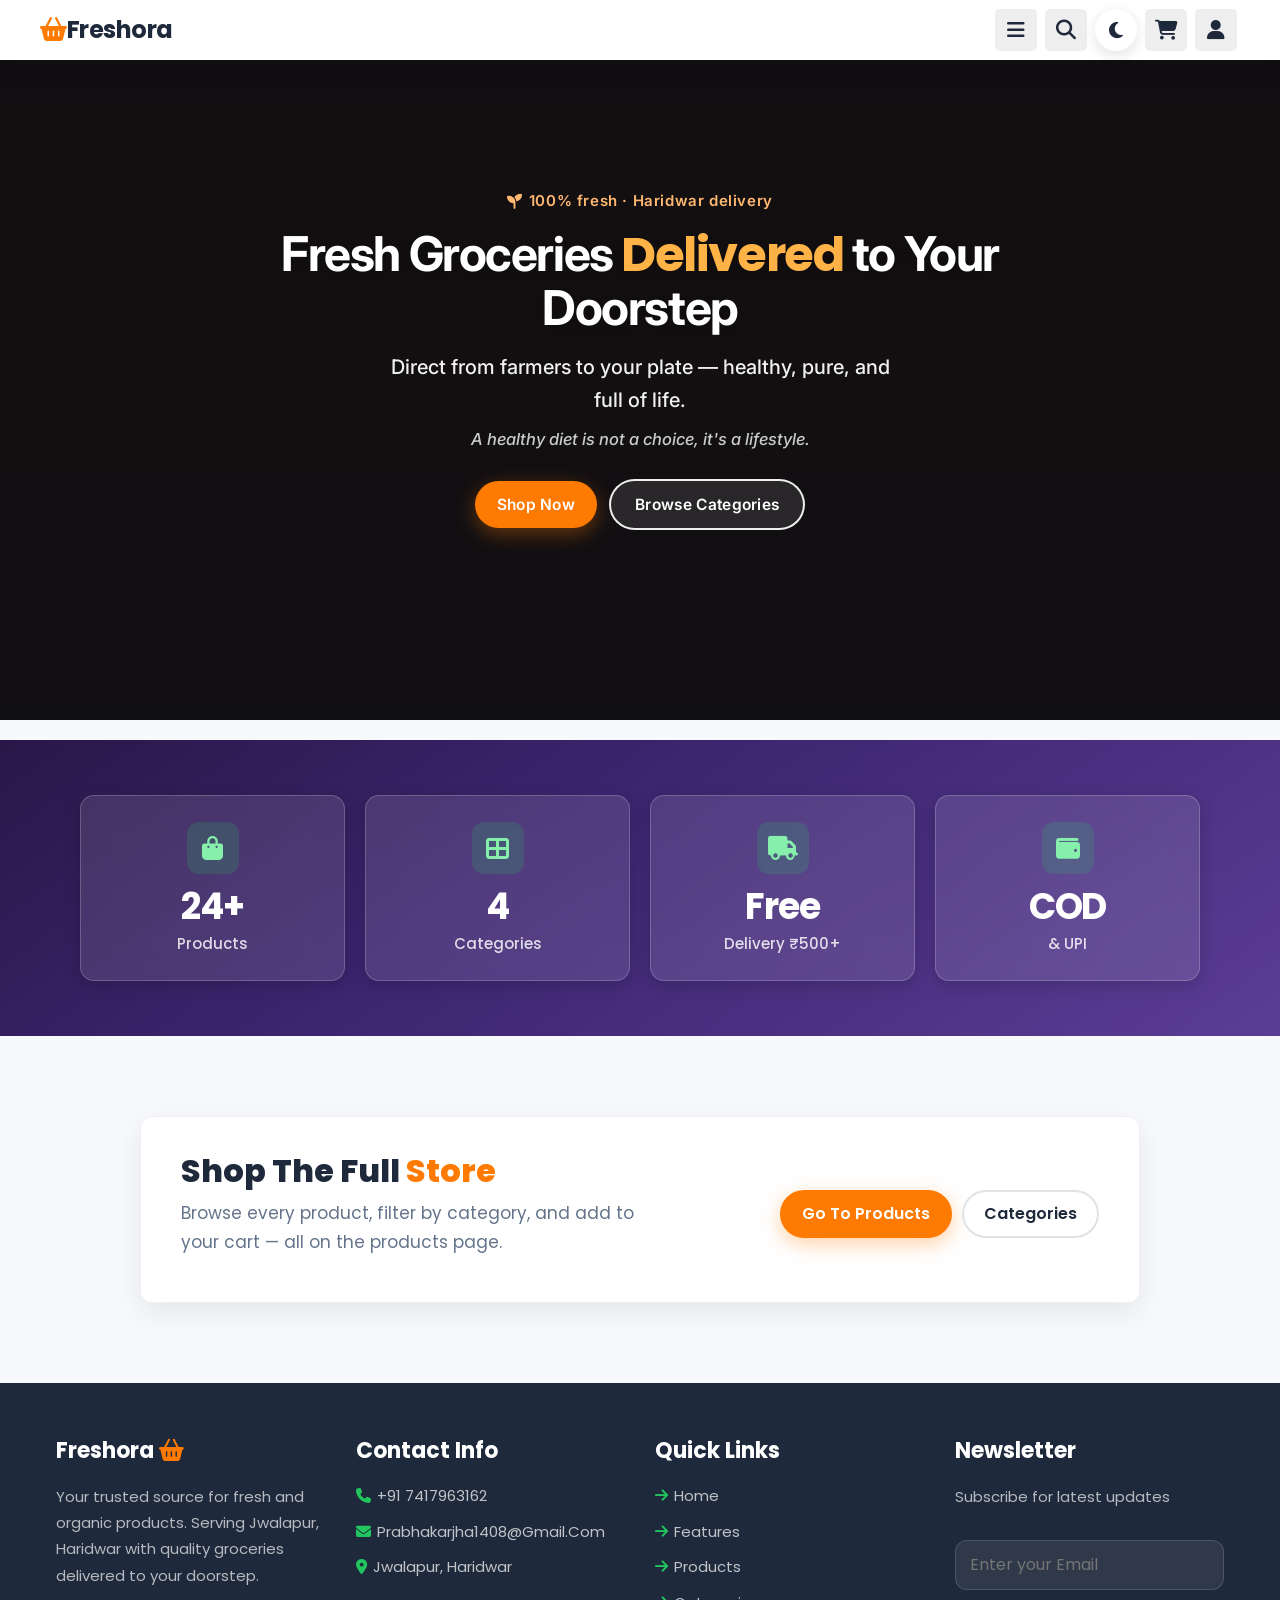
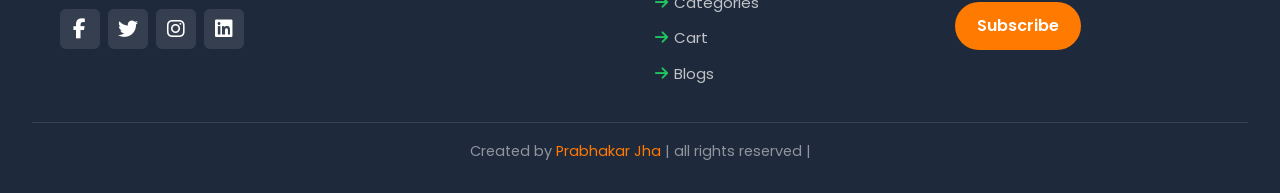
<file: index.html>
<!DOCTYPE html>
<html lang="en">
<head>
    <meta charset="UTF-8">
    <meta name="viewport" content="width=device-width, initial-scale=1.0">
    <link href="https://cdn.jsdelivr.net/npm/bootstrap@5.3.2/dist/css/bootstrap.min.css" rel="stylesheet" integrity="sha384-T3c6CoIi6uLrA9TneNEoa7RxnatzjcDSCmG1MXxSR1GAsXEV/Dwwykc2MPK8M2HN" crossorigin="anonymous">
    <link rel="stylesheet" href="https://cdnjs.cloudflare.com/ajax/libs/font-awesome/6.4.2/css/all.min.css">
    <link rel="stylesheet" href="./style.css">
    <script src="https://cdn.jsdelivr.net/npm/bootstrap@5.3.2/dist/js/bootstrap.bundle.min.js" integrity="sha384-C6RzsynM9kWDrMNeT87bh95OGNyZPhcTNXj1NW7RuBCsyN/o0jlpcV8Qyq46cDfL" crossorigin="anonymous"></script>
    <title>Home — Freshora</title>
</head>
<body class="page-home">
    <script>(function(){try{if(localStorage.getItem('freshora-theme')==='dark')document.body.classList.add('dark-mode');}catch(e){}})();</script>
    <header class="header">
        <a href="index.html" class="logo"><i class="fas fa-shopping-basket"></i>Freshora</a>
        <nav class="navbar mobile-menu" id="site-nav">
            <a href="index.html" class="active">home</a>
            <a href="features.html">features</a>
            <a href="products.html">products</a>
            <a href="categories.html">categories</a>
            <a href="review.html">review</a>
            <a href="blogs.html">blogs</a>
            <a href="cart.html">cart</a>
        </nav>
        <div class="icons">
            <div class="fas fa-bars" id="menu-btn"></div>
            <div class="fas fa-search" id="search-btn"></div>
            <button type="button" class="theme-toggle" id="theme-toggle" aria-label="Switch to dark mode" aria-pressed="false" title="Dark mode"><i class="fas fa-moon" aria-hidden="true"></i></button>
            <div class="icon-wrap cart-icon-wrap" id="cart-btn" title="Shopping cart">
                <i class="fas fa-shopping-cart"></i>
                <span class="cart-badge" id="cart-count-badge" hidden>0</span>
            </div>
            <div class="fas fa-user" id="login-btn"></div>
        </div>
        <form class="search-form">
            <input type="search" id="search-box" placeholder="Search here...">
            <label for="search-box" class="fas fa-search"></label>
        </form>
        <div class="shopping-cart">
            <h4 class="cart-preview-title">Your cart</h4>
            <div id="cart-preview-items"></div>
            <div class="total" id="cart-preview-total">Total: ₹0</div>
            <a href="cart.html" class="btn">View cart & checkout</a>
        </div>
        <form class="login-form">
            <h3>Login Now</h3>
            <input type="email" class="box" placeholder="Email-ID">
            <input type="password" class="box" placeholder="Password">
            <p>Forget your Password <a href="#">Click here</a></p>
            <p>Don't have any Account <a href="#">Create New Account</a></p>
            <input type="submit" value="Login Now" class="btn">
        </form>
    </header>

    <section class="home home--hero" id="home" aria-label="Featured banner">
        <div class="hero-slides" aria-hidden="true">
            <div class="hero-slide is-active" style="background-image:url('https://images.unsplash.com/photo-1610832958506-aa56368176cf?auto=format&amp;fit=crop&amp;w=2000&amp;q=85');"></div>
            <div class="hero-slide" style="background-image:url('https://images.unsplash.com/photo-1542838132-92c53300491e?auto=format&amp;fit=crop&amp;w=2000&amp;q=85');"></div>
            <div class="hero-slide" style="background-image:url('https://images.unsplash.com/photo-1543168256-418811e93168?auto=format&amp;fit=crop&amp;w=2000&amp;q=85');"></div>
            <div class="hero-slide" style="background-image:url('https://images.unsplash.com/photo-1579113806932-c735fcd81742?auto=format&amp;fit=crop&amp;w=2000&amp;q=85');"></div>
            <div class="hero-slide" style="background-image:url('https://images.unsplash.com/photo-1540420773420-3366772f4999?auto=format&amp;fit=crop&amp;w=2000&amp;q=85');"></div>
        </div>
        <div class="home-overlay"></div>
        <div class="content hero-content">
            <p class="hero-badge"><i class="fas fa-seedling" aria-hidden="true"></i> 100% fresh · Haridwar delivery</p>
            <h1 class="hero-title">Fresh Groceries <span class="hero-highlight">Delivered</span> to Your Doorstep</h1>
            <p class="hero-sub">Direct from farmers to your plate — healthy, pure, and full of life.</p>
            <p class="hero-quote">A healthy diet is not a choice, it's a lifestyle.</p>
            <div class="hero-cta">
                <a href="products.html" class="btn btn--primary hero-btn">Shop now</a>
                <a href="categories.html" class="btn btn--ghost hero-btn hero-btn--outline">Browse categories</a>
            </div>
        </div>
    </section>

    <section class="stats-strip stats-cards-section" aria-label="Store highlights">
        <div class="stats-cards-inner">
            <article class="stat-card">
                <div class="stat-card-icon" aria-hidden="true"><i class="fas fa-shopping-bag"></i></div>
                <div class="stat-card-number">24+</div>
                <div class="stat-card-label">Products</div>
            </article>
            <article class="stat-card">
                <div class="stat-card-icon" aria-hidden="true"><i class="fas fa-th-large"></i></div>
                <div class="stat-card-number">4</div>
                <div class="stat-card-label">Categories</div>
            </article>
            <article class="stat-card">
                <div class="stat-card-icon" aria-hidden="true"><i class="fas fa-truck"></i></div>
                <div class="stat-card-number">Free</div>
                <div class="stat-card-label">Delivery ₹500+</div>
            </article>
            <article class="stat-card">
                <div class="stat-card-icon" aria-hidden="true"><i class="fas fa-wallet"></i></div>
                <div class="stat-card-number">COD</div>
                <div class="stat-card-label">&amp; UPI</div>
            </article>
        </div>
    </section>

    <section class="home-shop-cta section-alt-bg">
        <div class="home-shop-cta-inner">
            <div class="home-shop-cta-text">
                <h2>Shop the full <span>store</span></h2>
                <p>Browse every product, filter by category, and add to your cart — all on the products page.</p>
            </div>
            <div class="home-shop-cta-actions">
                <a href="products.html" class="btn btn--primary">Go to products</a>
                <a href="categories.html" class="btn btn--ghost">Categories</a>
            </div>
        </div>
    </section>

    <section class="footer" id="footer">
        <div class="box-container">
            <div class="box">
                <h3>Freshora <i class="fas fa-shopping-basket"></i></h3>
                <p>Your trusted source for fresh and organic products. Serving Jwalapur, Haridwar with quality groceries delivered to your doorstep.</p>
                <div class="share">
                    <a href="#" class="fab fa-facebook-f"></a>
                    <a href="#" class="fab fa-twitter"></a>
                    <a href="#" class="fab fa-instagram"></a>
                    <a href="#" class="fab fa-linkedin"></a>
                </div>
            </div>
            <div class="box">
                <h3>Contact Info</h3>
                <a href="tel:+917417963162" class="links"><i class="fas fa-phone"></i>+91 7417963162</a>
                <a href="mailto:prabhakarjha1408@gmail.com" class="links"><i class="fas fa-envelope"></i>prabhakarjha1408@gmail.com</a>
                <a href="#" class="links"><i class="fas fa-map-marker-alt"></i>Jwalapur, Haridwar</a>
            </div>
            <div class="box">
                <h3>Quick Links</h3>
                <a href="index.html" class="links"><i class="fas fa-arrow-right"></i>Home</a>
                <a href="features.html" class="links"><i class="fas fa-arrow-right"></i>Features</a>
                <a href="products.html" class="links"><i class="fas fa-arrow-right"></i>Products</a>
                <a href="categories.html" class="links"><i class="fas fa-arrow-right"></i>Categories</a>
                <a href="cart.html" class="links"><i class="fas fa-arrow-right"></i>Cart</a>
                <a href="blogs.html" class="links"><i class="fas fa-arrow-right"></i>Blogs</a>
            </div>
            <div class="box">
                <h3>Newsletter</h3>
                <p>Subscribe for latest updates</p>
                <input type="email" placeholder="Enter your Email" class="email">
                <input type="submit" value="Subscribe" class="btn">
            </div>
        </div>
        <div class="credit">
            Created by <span>Prabhakar Jha</span> | all rights reserved |
        </div>
    </section>

    <script src="./js/cart.js"></script>
    <script src="./js/common.js"></script>
    <script src="./js/home-animations.js"></script>
</body>
</html>
</file>
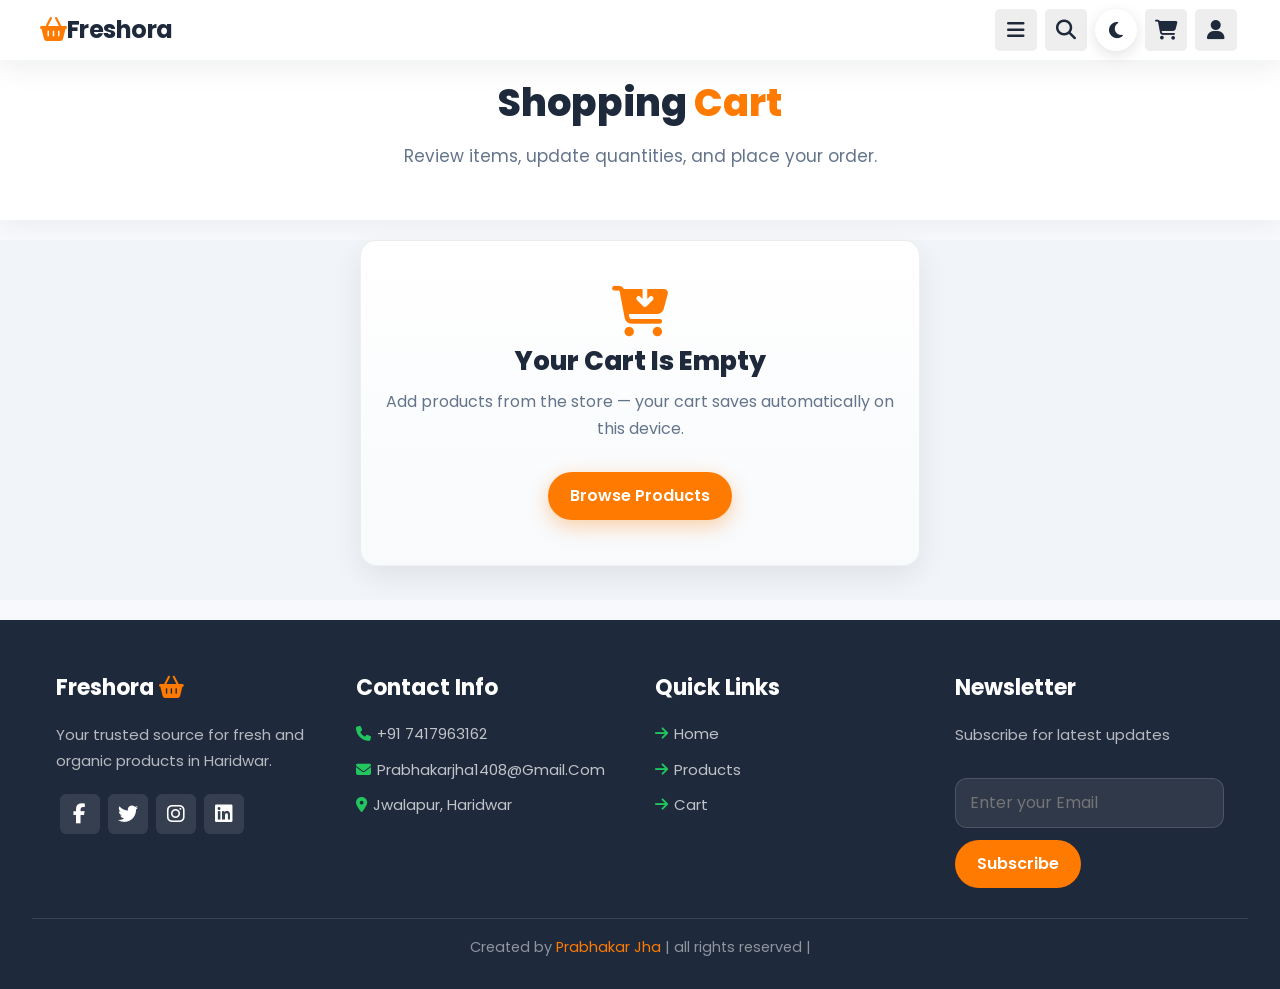
<file: cart.html>
<!DOCTYPE html>
<html lang="en">
<head>
    <meta charset="UTF-8">
    <meta name="viewport" content="width=device-width, initial-scale=1.0">
    <link href="https://cdn.jsdelivr.net/npm/bootstrap@5.3.2/dist/css/bootstrap.min.css" rel="stylesheet" integrity="sha384-T3c6CoIi6uLrA9TneNEoa7RxnatzjcDSCmG1MXxSR1GAsXEV/Dwwykc2MPK8M2HN" crossorigin="anonymous">
    <link rel="stylesheet" href="https://cdnjs.cloudflare.com/ajax/libs/font-awesome/6.4.2/css/all.min.css">
    <link rel="stylesheet" href="./style.css">
    <script src="https://cdn.jsdelivr.net/npm/bootstrap@5.3.2/dist/js/bootstrap.bundle.min.js" integrity="sha384-C6RzsynM9kWDrMNeT87bh95OGNyZPhcTNXj1NW7RuBCsyN/o0jlpcV8Qyq46cDfL" crossorigin="anonymous"></script>
    <title>Your cart — Freshora</title>
</head>
<body>
    <script>(function(){try{if(localStorage.getItem('freshora-theme')==='dark')document.body.classList.add('dark-mode');}catch(e){}})();</script>
    <header class="header">
        <a href="index.html" class="logo"><i class="fas fa-shopping-basket"></i>Freshora</a>
        <nav class="navbar mobile-menu" id="site-nav">
            <a href="index.html">home</a>
            <a href="features.html">features</a>
            <a href="products.html">products</a>
            <a href="categories.html">categories</a>
            <a href="review.html">review</a>
            <a href="blogs.html">blogs</a>
            <a href="cart.html" class="active">cart</a>
        </nav>
        <div class="icons">
            <div class="fas fa-bars" id="menu-btn"></div>
            <div class="fas fa-search" id="search-btn"></div>
            <button type="button" class="theme-toggle" id="theme-toggle" aria-label="Switch to dark mode" aria-pressed="false" title="Dark mode"><i class="fas fa-moon" aria-hidden="true"></i></button>
            <div class="icon-wrap cart-icon-wrap" id="cart-btn" title="Shopping cart">
                <i class="fas fa-shopping-cart"></i>
                <span class="cart-badge" id="cart-count-badge" hidden>0</span>
            </div>
            <div class="fas fa-user" id="login-btn"></div>
        </div>
        <form class="search-form">
            <input type="search" id="search-box" placeholder="Search here...">
            <label for="search-box" class="fas fa-search"></label>
        </form>
        <div class="shopping-cart">
            <h4 class="cart-preview-title">Your cart</h4>
            <div id="cart-preview-items"></div>
            <div class="total" id="cart-preview-total">Total: ₹0</div>
            <a href="cart.html" class="btn">View cart & checkout</a>
        </div>
        <form class="login-form">
            <h3>Login Now</h3>
            <input type="email" class="box" placeholder="Email-ID">
            <input type="password" class="box" placeholder="Password">
            <p>Forget your Password <a href="#">Click here</a></p>
            <p>Don't have any Account <a href="#">Create New Account</a></p>
            <input type="submit" value="Login Now" class="btn">
        </form>
    </header>

    <section class="page-hero">
        <h1>Shopping <span>Cart</span></h1>
        <p>Review items, update quantities, and place your order.</p>
    </section>

    <section class="cart-page-section">
        <div id="cart-empty" class="cart-empty">
            <i class="fas fa-cart-arrow-down"></i>
            <h2>Your cart is empty</h2>
            <p>Add products from the store — your cart saves automatically on this device.</p>
            <a href="products.html" class="btn btn--primary">Browse products</a>
        </div>

        <div id="cart-summary" class="cart-layout" hidden>
            <div class="cart-page-list-wrap">
                <h2 class="cart-section-title">Items</h2>
                <div id="cart-page-list" class="cart-page-list"></div>
            </div>
            <aside class="cart-aside">
                <h2 class="cart-section-title">Summary</h2>
                <div class="cart-aside-row">
                    <span>Subtotal</span>
                    <strong id="cart-subtotal">₹0/-</strong>
                </div>
                <p class="cart-aside-note">Free delivery applies on orders above ₹500 (demo).</p>
                <button type="button" class="btn btn--primary btn-block" id="place-order-btn">
                    <i class="fas fa-check-circle"></i> Place order
                </button>
                <a href="products.html" class="btn btn--ghost btn-block">Continue shopping</a>
            </aside>
        </div>
    </section>

    <section class="footer">
        <div class="box-container">
            <div class="box">
                <h3>Freshora <i class="fas fa-shopping-basket"></i></h3>
                <p>Your trusted source for fresh and organic products in Haridwar.</p>
                <div class="share">
                    <a href="#" class="fab fa-facebook-f"></a>
                    <a href="#" class="fab fa-twitter"></a>
                    <a href="#" class="fab fa-instagram"></a>
                    <a href="#" class="fab fa-linkedin"></a>
                </div>
            </div>
            <div class="box">
                <h3>Contact Info</h3>
                <a href="tel:+917417963162" class="links"><i class="fas fa-phone"></i>+91 7417963162</a>
                <a href="mailto:prabhakarjha1408@gmail.com" class="links"><i class="fas fa-envelope"></i>prabhakarjha1408@gmail.com</a>
                <a href="#" class="links"><i class="fas fa-map-marker-alt"></i>Jwalapur, Haridwar</a>
            </div>
            <div class="box">
                <h3>Quick Links</h3>
                <a href="index.html" class="links"><i class="fas fa-arrow-right"></i>Home</a>
                <a href="products.html" class="links"><i class="fas fa-arrow-right"></i>Products</a>
                <a href="cart.html" class="links"><i class="fas fa-arrow-right"></i>Cart</a>
            </div>
            <div class="box">
                <h3>Newsletter</h3>
                <p>Subscribe for latest updates</p>
                <input type="email" placeholder="Enter your Email" class="email">
                <input type="submit" value="Subscribe" class="btn">
            </div>
        </div>
        <div class="credit">Created by <span>Prabhakar Jha</span> | all rights reserved |</div>
    </section>

    <script src="./js/products-data.js"></script>
    <script src="./js/cart.js"></script>
    <script src="./js/common.js"></script>
    <script src="./js/cart-page.js"></script>
</body>
</html>
</file>
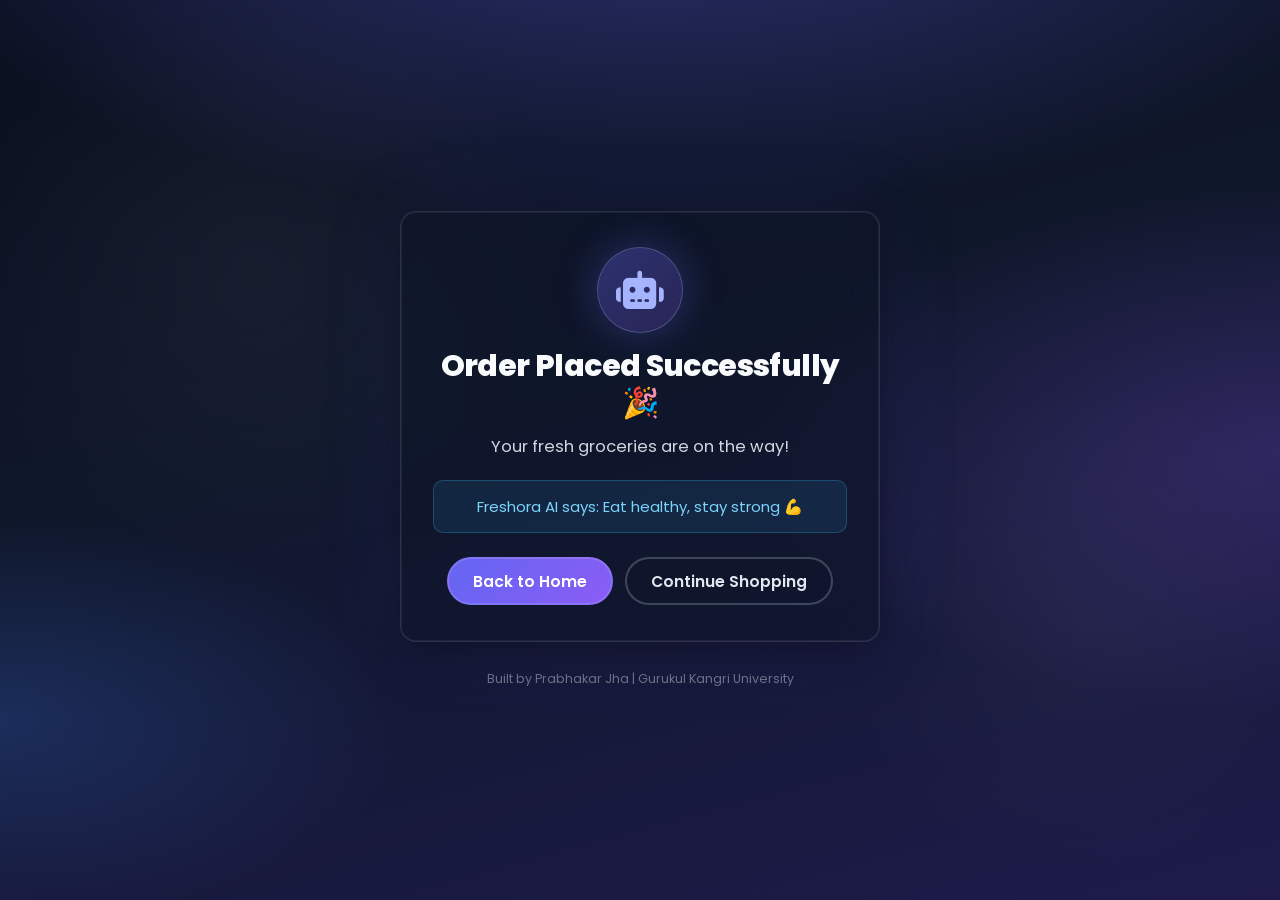
<file: order-status.html>
<!DOCTYPE html>
<html lang="en">
<head>
    <meta charset="UTF-8">
    <meta name="viewport" content="width=device-width, initial-scale=1.0">
    <meta name="color-scheme" content="dark">
    <title>Order status — Freshora</title>
    <link rel="stylesheet" href="https://cdnjs.cloudflare.com/ajax/libs/font-awesome/6.4.2/css/all.min.css">
    <link rel="stylesheet" href="./style.css">
</head>
<body class="page-order-status">
    <main class="order-status-shell" id="order-status-shell">
        <div class="order-status-card">
            <div class="order-status-icon-wrap" id="order-status-icon-wrap" aria-hidden="true">
                <i class="fas fa-robot"></i>
            </div>
            <h1 class="order-status-title" id="order-status-title">Order Placed Successfully 🎉</h1>
            <p class="order-status-sub" id="order-status-sub">Your fresh groceries are on the way!</p>
            <p class="order-status-ai" id="order-status-ai">Freshora AI says: Eat healthy, stay strong 💪</p>
            <div class="order-status-actions">
                <a href="index.html" class="order-status-btn order-status-btn-primary">Back to Home</a>
                <a href="products.html" class="order-status-btn order-status-btn-secondary">Continue Shopping</a>
            </div>
        </div>
        <footer class="order-status-foot">
            Built by Prabhakar Jha | Gurukul Kangri University
        </footer>
    </main>
    <script>
        (function () {
            var params = new URLSearchParams(window.location.search);
            var demo = params.get('m') === 'demo';

            var shell = document.getElementById('order-status-shell');
            var title = document.getElementById('order-status-title');
            var sub = document.getElementById('order-status-sub');

            if (demo && shell) shell.classList.add('order-status-shell--demo');

            if (demo) {
                if (title) title.textContent = 'Oops! This is a demo checkout ⚠️';
                if (sub) sub.textContent = 'Ordering system is not connected yet.';
            }

            document.title =
                demo ? 'Demo checkout — Freshora' : 'Order placed — Freshora';
        })();
    </script>
</body>
</html>
</file>
<file: style.css>
/* Header Tag */

@import url('https://fonts.googleapis.com/css2?family=Inter:wght@400;500;600;700&family=Poppins:wght@400;500;600;700&display=swap');
:root
{
    --bg-page: #F7F9FC;
    --bg-section: #FFFFFF;
    --bg-strip: #F1F5F9;
    --orange: #FF7A00;
    --orange-hover: #e66900;
    --accent-green: #22C55E;
    --secondary: #1E293B;
    --text-primary: #1E293B;
    --black: #1E293B;
    --light-color: #64748b;
    --theme-toggle-shadow: 0 4px 14px rgba(15, 23, 42, 0.12);
    --layout-max: min(1200px, calc(100% - 48px));
    --section-py: 60px;
    --card-radius: 16px;
    --card-shadow: 0 10px 30px rgba(0, 0, 0, 0.08);
    --card-shadow-hover: 0 15px 40px rgba(0, 0, 0, 0.12);
    --box-shadow: var(--card-shadow);
    --border: 0.2rem solid rgba(51, 65, 85, 0.1);
    --outline: 0.2rem solid rgba(51, 65, 85, 0.08);
    --outline-hover: 0.2rem solid rgba(255, 122, 0, 0.35);
    --header-pad-y: 0.9rem;
    --header-pad-x: clamp(1.4rem, 4vw, 4rem);
    --hero-top-pad: calc(7rem + env(safe-area-inset-top, 0px));

}
*
{
    font-family: 'Poppins', 'Inter', sans-serif;
    margin: 0;
    padding: 0;
    box-sizing: border-box;
    outline: none;
    border: none;
    text-decoration: none;
    text-transform: capitalize;
    transition: color 0.3s ease, background-color 0.3s ease, border-color 0.3s ease, box-shadow 0.3s ease, transform 0.3s ease, opacity 0.3s ease;
}
html
{
    font-size: 62.5%;
    overflow-x: hidden;
    scroll-behavior: smooth;
    scroll-padding-top: 7rem;
    margin: 0;
    padding: 0;
}
body
{
    margin: 0;
    padding: 0;
    background: var(--bg-page);
    min-height: 100vh;
    color: var(--text-primary);
    transition: all 0.3s ease;
}
em, i, cite
{
    text-transform: none;
}

/* Typography: bold section titles & breathing room */
h1, h2, h3, h4
{
    font-weight: 700;
    color: var(--secondary);
}
section:not(.home) > h2:first-child,
section:not(.home) > .section-heading:first-child
{
    margin-bottom: clamp(1.6rem, 3vw, 2.4rem);
}
section h1, section h2, .page-hero h1
{
    font-weight: 800;
}

a
{
    color: inherit;
    text-decoration: none;
}
.login-form p a,
.cart-preview-empty a
{
    color: var(--orange);
}
.login-form p a:hover,
.cart-preview-empty a:hover
{
    color: var(--orange-hover);
    text-decoration: underline;
}

section
{
    padding: var(--section-py) clamp(1.6rem, 5vw, 3.2rem);
    margin-block: 0;
}
section + section
{
    margin-top: clamp(12px, 2vw, 20px);
}
/* Alternate strips: white + cool grey (#F1F5F9) over page tint #F7F9FC */
section:not(.home):not(.footer):not(.stats-cards-section):not(.section-alt-bg):nth-of-type(odd)
{
    background: var(--bg-section);
    box-shadow: 0 4px 24px rgba(15, 23, 42, 0.06);
}
section:not(.home):not(.footer):not(.stats-cards-section):not(.section-alt-bg):nth-of-type(even)
{
    background: var(--bg-strip);
    box-shadow: none;
}
section.section-alt-bg
{
    background: var(--bg-page) !important;
    box-shadow: none !important;
}

/* Centered 1200px content rail */
.features .box-container,
.blogs .box-container,
.footer .box-container,
.home-shop-cta-inner,
.stats-cards-inner,
.categories.section-categories-premium > .category-grid,
.review .review-slider
{
    width: min(1200px, calc(100% - 48px));
    margin-left: auto;
    margin-right: auto;
}
.products-page-section > .category-chips,
.products-page-section > #product-grid
{
    width: min(1200px, calc(100% - 48px));
    margin-left: auto;
    margin-right: auto;
}
.cart-page-section > .cart-empty,
.cart-page-section > .cart-layout
{
    width: min(1200px, calc(100% - 48px));
    margin-left: auto;
    margin-right: auto;
}
a.btn, input.btn, button.btn
{
    margin-top: 1rem;
    display: inline-block;
    padding: 10px 20px;
    font-size: 1.6rem;
    font-weight: 600;
    border-radius: 30px;
    border: 2px solid rgba(51, 65, 85, 0.15);
    color: var(--text-primary);
    cursor: pointer;
    background: transparent;
    transition: background-color 0.3s ease, color 0.3s ease, border-color 0.3s ease, box-shadow 0.3s ease, transform 0.3s ease;
}
a.btn:hover, input.btn:hover, button.btn:hover
{
    background: var(--orange);
    color: #fff;
    border-color: var(--orange);
}
.header
{
    position: fixed;
    top: 0;
    left: 0;
    right: 0;
    z-index: 10050;
    display: flex;
    align-items: center;
    justify-content: space-between;
    flex-wrap: nowrap;
    gap: 1rem;
    padding: var(--header-pad-y) var(--header-pad-x);
    padding-top: calc(var(--header-pad-y) + env(safe-area-inset-top, 0px));
    background: #fff;
    box-shadow: 0 6px 30px rgba(15, 23, 42, 0.08);
    backdrop-filter: blur(10px);
    cursor: default;
}
.header .icons
{
    display: flex;
    flex-direction: row;
    flex-wrap: nowrap;
    align-items: center;
    gap: 0.5rem;
}
/* Nav links live in a slide-in drawer (hamburger); not shown inline in the header bar */
.header .navbar
{
    position: fixed;
    top: 0;
    right: 0;
    width: min(34rem, 90vw);
    height: 100vh;
    margin: 0;
    padding: calc(6.2rem + env(safe-area-inset-top, 0px)) 0 1.6rem;
    display: flex;
    flex-direction: column;
    align-items: stretch;
    flex-wrap: nowrap;
    background: #fff;
    box-shadow: -0.6rem 0 2.4rem rgba(19, 15, 64, 0.15);
    z-index: 10055;
    overflow-y: auto;
    transform: translateX(105%);
    visibility: hidden;
    transition: transform 0.38s cubic-bezier(0.4, 0, 0.2, 1), visibility 0.38s;
    border-radius: 0;
}
.header .navbar.active
{
    transform: translateX(0);
    visibility: visible;
}
.nav-backdrop
{
    position: fixed;
    inset: 0;
    z-index: 10040;
    background: rgba(19, 15, 64, 0.35);
    opacity: 0;
    visibility: hidden;
    transition: opacity 0.3s ease, visibility 0.3s;
}
.nav-backdrop.is-open
{
    opacity: 1;
    visibility: visible;
}
body.nav-drawer-open
{
    overflow: hidden;
}
.nav-drawer-close
{
    position: absolute;
    top: 2.2rem;
    right: 2rem;
    width: 4.6rem;
    height: 4.6rem;
    border: none;
    border-radius: 0.5rem;
    background: #eee;
    color: var(--text-primary);
    font-size: 3rem;
    line-height: 1;
    cursor: pointer;
    display: flex;
    align-items: center;
    justify-content: center;
    z-index: 1;
    transition: background 0.2s;
}
.nav-drawer-close:hover
{
    background: var(--orange);
    color: #fff;
}
.header .logo
{
    font-size: clamp(2rem, 2.5vw, 2.4rem);
    font-weight: 700;
    color: var(--text-primary);
    letter-spacing: -0.02em;
}
.header .logo i
{
    color: var(--orange);
}
/* Drawer menu — compact spacing (targets .navbar.mobile-menu a) */
.header .navbar.mobile-menu a,
.header .navbar a
{
    font-size: 16px !important;
    font-weight: 500;
    margin: 0 !important;
    padding: 12px 16px !important;
    line-height: 1.4 !important;
    display: block;
    color: var(--text-primary) !important;
    border-bottom: 1px solid rgba(51, 65, 85, 0.08) !important;
    transition: background-color 0.3s ease, color 0.3s ease !important;
}
.header .navbar.mobile-menu a:last-child,
.header .navbar a:last-child
{
    border-bottom: none !important;
}
.header .navbar.mobile-menu a:hover,
.header .navbar a:hover
{
    color: var(--orange) !important;
    background-color: #f5f5f5 !important;
    padding-left: 16px !important;
}
.header .navbar.mobile-menu a.active,
.header .navbar a.active
{
    color: var(--orange) !important;
    font-weight: 600 !important;
    background: rgba(255, 122, 0, 0.1) !important;
    box-shadow: inset 4px 0 0 var(--orange);
}
.header .icons div
{
    height: 4.2rem;
    width: 4.2rem;
    line-height: 4.2rem;
    flex-shrink: 0;
    border-radius: .5rem;
    background: #eee;
    color: var(--text-primary);
    font-size: 2rem;
    margin-right: .3rem;
    text-align: center;
    cursor: pointer;
}
.header .icons div:hover
{
    background: var(--orange);
    color: #fff;
}
.header .icons .icon-wrap
{
    position: relative;
    display: flex;
    align-items: center;
    justify-content: center;
    height: 4.2rem;
    width: 4.2rem;
    flex-shrink: 0;
    line-height: 1;
    border-radius: .5rem;
    background: #eee;
    color: var(--black);
    font-size: 2rem;
    margin-right: .3rem;
    cursor: pointer;
}
.header .icons .icon-wrap:hover
{
    background: var(--orange);
    color: #fff;
}
.header .icons .icon-wrap i
{
    font-size: 2rem;
}
.cart-badge
{
    position: absolute;
    top: 0.2rem;
    right: 0.2rem;
    min-width: 1.8rem;
    height: 1.8rem;
    padding: 0 0.4rem;
    border-radius: 99px;
    background: var(--orange);
    color: #fff;
    font-size: 1.1rem;
    font-weight: 600;
    line-height: 1.8rem;
    text-align: center;
    text-transform: none;
}
#menu-btn
{
    display: inline-flex !important;
    align-items: center;
    justify-content: center;
}
.header .search-form
{
    position: absolute;
    top: 110%;
    right: -110%;
    width: 50rem;
    height: 5rem;
    background: #fff;
    border-radius: .5rem;
    overflow: hidden;
    display: flex;
    align-items: center;
    box-shadow: var(--box-shadow);
}
.header .search-form.active
{
    right: 2rem;
    transition: .4s linear;
    z-index: 10058;
}
.header .search-form input
{
    height: 100%;
    width: 100%;
    background: none;
    text-transform: none;
    font-size: 1.6rem;
    color: var(--black);
    padding: 0 1.5rem;
}
.header .search-form label
{
    font-size: 2.2rem;
    padding-right: 1.5rem;
    color: var(--black);
    cursor: pointer;
}
.header .search-form label:hover
{
    color: var(--orange);
}
.header .shopping-cart
{
    position: absolute;
    top: 110%;
    right: -110%;
    padding: 1rem;
    border-radius: 0.5rem;
    box-shadow: var(--box-shadow);
    width: 35rem;
    background: #fff;
}
.cart-preview-title
{
    font-size: 1.8rem;
    color: var(--black);
    margin-bottom: 0.5rem;
    text-align: center;
    text-transform: none;
}
.cart-preview-empty
{
    font-size: 1.4rem;
    color: var(--light-color);
    padding: 1.5rem;
    text-align: center;
    text-transform: none;
    line-height: 1.6;
}
.cart-preview-empty a
{
    color: var(--orange);
    text-decoration: underline;
}
.header .shopping-cart .box
{
    display: flex;
    align-items: center;
    gap: 1rem;    
    position: relative;
    margin: 1rem 0;
}
.header .shopping-cart .box img
{
    height: 10rem; 
}
.header .shopping-cart .box .fa-trash
{
    font-size: 2rem;
    position: absolute;
    top: 50%;
    right: 2rem;
    cursor: pointer;
    color: var(--light-color);
    transform: translate(-50%);
}
.header .shopping-cart .box .fa-trash:hover
{
    color: var(--orange);
}
.header .shopping-cart .box .content h3
{
    color: var(--black);
    font-size: 1.7rem; 
    padding-bottom: 1rem;
}
.header .shopping-cart .box .content span
{
    color: var(--light-color);
    font-size: 1.6rem; 
}
.header .shopping-cart .box .content .quantity
{
    padding-left: 1rem;
}
.header .shopping-cart .total
{
    font-size: 2.5rem;
    padding: 1rem 0;
    text-align: center;
    color: var(--black);
}
.header .shopping-cart .btn
{
    display: block;
    text-align: center;
    margin: 1rem;
}
.header .shopping-cart.active
{
    right: 2rem;
    transition: 0.4s linear;
    z-index: 10060;
}
.header .login-form
{
    position: absolute;
    top: 110%;
    right: -110%;
    width: 30rem;
    box-shadow: var(--box-shadow);
    padding: 2rem;
    border-radius: 0.5rem;
    background: #fff;
    text-align: center;
}
.header .login-form h3
{
    font-size: 2.5rem;
    text-transform: uppercase;
    color: var(--black);
}
.header .login-form .box
{
    width: 100%;
    margin: 0.7rem 0;
    background: #fff;
    border-radius: 0.5rem;
    padding: 1rem;
    font-size: 1.6rem;
    color: var(--black);
    text-transform: none;
}
.header .login-form p
{
    font-size: 1.4rem;
    padding: 0.5rem 0;
    color: var(--light-color);
}
.header .login-form p a
{
    color: var(--orange);
    text-decoration: underline;

}
.header .login-form.active
{
    right: 2rem;
    transition: 0.4s linear;
    z-index: 10058;
}

/* Media Query */

@media(max-width:991px)
{
    html
    {
        font-size: 55%;
    }
    :root
    {
        --section-py: clamp(40px, 8vw, 52px);
    }
    .header
    {
        padding: 0.85rem clamp(1.2rem, 3vw, 2rem);
        padding-top: calc(0.85rem + env(safe-area-inset-top, 0px));
    }
    section
    {
        padding-block: var(--section-py);
        padding-inline: clamp(1.4rem, 4vw, 2rem);
    }
}
@media(max-width:1180px)
{
    .header .search-form
    {
        width: 90%;
    }
}
@media(max-width:450px)
{
    html
    {
        font-size: 50%;
    }
    .heading
    {
        font-size: 2.5rem;
    }
    .home.home--hero
    {
        min-height: unset;
        padding-bottom: clamp(3rem, 10vw, 5rem);
    }
    .home .hero-btn
    {
        width: 100%;
        max-width: 28rem;
        justify-content: center;
    }
}
.home.home--hero
{
    display: flex;
    align-items: center;
    justify-content: center;
    position: relative;
    width: 100%;
    margin: 0;
    overflow: hidden;
    padding: var(--hero-top-pad) clamp(1.6rem, 5vw, 5rem) clamp(4rem, 8vw, 7rem);
    min-height: min(88vh, 72rem);
    background-color: #1a120d;
}
.hero-slides
{
    position: absolute;
    inset: 0;
    z-index: 0;
}
.hero-slide
{
    position: absolute;
    inset: 0;
    background-size: cover;
    background-position: center;
    background-repeat: no-repeat;
    opacity: 0;
    transition: opacity 1.45s ease-in-out;
    pointer-events: none;
}
.hero-slide.is-active
{
    opacity: 1;
}
@media (prefers-reduced-motion: reduce)
{
    .hero-slide
    {
        transition: none;
    }
}
.home--hero .home-overlay
{
    position: absolute;
    inset: 0;
    pointer-events: none;
    z-index: 1;
    background: linear-gradient(180deg, rgba(10, 12, 22, 0.58) 0%, rgba(10, 12, 22, 0.42) 35%, rgba(10, 12, 22, 0.62) 100%);
}
.home.home--hero .content.hero-content
{
    text-align: center;
    width: 100%;
    max-width: 72rem;
    margin: 0 auto;
    position: relative;
    z-index: 2;
}
.hero-badge
{
    display: inline-flex;
    align-items: center;
    gap: 0.6rem;
    font-family: 'Inter', 'Poppins', sans-serif;
    font-size: clamp(1.3rem, 1.5vw, 1.5rem);
    color: #ffb870;
    font-weight: 600;
    margin-bottom: 1.4rem;
    text-transform: none;
    letter-spacing: 0.04em;
    opacity: 0;
    animation: heroFadeUp 0.75s ease forwards;
    animation-delay: 0.08s;
}
.hero-title
{
    font-family: 'Inter', 'Poppins', sans-serif;
    font-weight: 700;
    font-size: clamp(3rem, 5vw, 4.8rem);
    line-height: 1.12;
    letter-spacing: -0.03em;
    color: #fff;
    margin-bottom: 1.6rem;
    text-transform: none;
    text-shadow: 0 0.2rem 2.4rem rgba(0, 0, 0, 0.35);
    opacity: 0;
    animation: heroFadeUp 0.8s ease forwards;
    animation-delay: 0.18s;
}
.hero-title .hero-highlight
{
    color: #ffb347;
}
.hero-sub
{
    font-family: 'Inter', 'Poppins', sans-serif;
    font-size: clamp(1.6rem, 2vw, 2rem);
    font-weight: 500;
    line-height: 1.65;
    color: rgba(255, 255, 255, 0.94);
    margin-bottom: 1rem;
    max-width: 52rem;
    margin-left: auto;
    margin-right: auto;
    text-transform: none;
    opacity: 0;
    animation: heroFadeUp 0.8s ease forwards;
    animation-delay: 0.32s;
}
.hero-quote
{
    font-family: 'Inter', 'Poppins', sans-serif;
    font-size: clamp(1.4rem, 1.7vw, 1.65rem);
    font-weight: 500;
    font-style: italic;
    line-height: 1.55;
    color: rgba(255, 255, 255, 0.78);
    margin-bottom: 2.6rem;
    max-width: 48rem;
    margin-left: auto;
    margin-right: auto;
    text-transform: none;
    opacity: 0;
    animation: heroFadeUp 0.8s ease forwards;
    animation-delay: 0.44s;
}
.hero-cta
{
    display: flex;
    flex-wrap: wrap;
    gap: 1.2rem;
    justify-content: center;
    align-items: center;
    opacity: 0;
    animation: heroFadeUp 0.85s ease forwards;
    animation-delay: 0.56s;
}
@keyframes heroFadeUp
{
    from
    {
        opacity: 0;
        transform: translateY(2rem);
    }
    to
    {
        opacity: 1;
        transform: translateY(0);
    }
}
@media (prefers-reduced-motion: reduce)
{
    .hero-badge,
    .hero-title,
    .hero-sub,
    .hero-quote,
    .hero-cta
    {
        animation: none !important;
        opacity: 1 !important;
        transform: none !important;
    }
}
.home .hero-btn
{
    margin-top: 0;
    border-radius: 30px;
    padding: 12px 24px;
    font-family: 'Inter', 'Poppins', sans-serif;
    font-size: 1.55rem;
    font-weight: 600;
    letter-spacing: 0.02em;
    transition: transform 0.22s ease, box-shadow 0.22s ease, filter 0.22s ease;
}
.home .hero-btn.btn--primary:hover
{
    transform: translateY(-3px);
    box-shadow: 0 0.85rem 2.6rem rgba(255, 122, 0, 0.42);
    filter: none;
}
.home .hero-btn.hero-btn--outline
{
    background: rgba(255, 255, 255, 0.1) !important;
    border: 0.2rem solid rgba(255, 255, 255, 0.92) !important;
    color: #fff !important;
    backdrop-filter: blur(6px);
}
.home .hero-btn.hero-btn--outline:hover
{
    background: #fff !important;
    color: var(--black) !important;
    border-color: #fff !important;
    transform: translateY(-3px);
    box-shadow: 0 0.6rem 2rem rgba(255, 255, 255, 0.25);
}
.btn--primary
{
    background: var(--orange) !important;
    color: #fff !important;
    border-color: transparent !important;
    border-radius: 30px !important;
    font-weight: 600 !important;
    padding: 10px 20px !important;
    box-shadow: 0 6px 20px rgba(255, 122, 0, 0.35);
}
.btn--primary:hover
{
    background: var(--orange-hover) !important;
    color: #fff !important;
    filter: none;
    transform: translateY(-2px);
    box-shadow: 0 8px 26px rgba(255, 122, 0, 0.42);
}
.btn--ghost
{
    background: rgba(255, 255, 255, 0.92) !important;
    border-color: rgba(19, 15, 64, 0.15) !important;
    border-radius: 30px !important;
}
.features .btn--ghost,
.blogs .btn--ghost,
.home-shop-cta .btn--ghost
{
    border-color: rgba(51, 65, 85, 0.15) !important;
    color: var(--secondary) !important;
}
.features .btn--ghost:hover,
.blogs .btn--ghost:hover,
.home-shop-cta .btn--ghost:hover
{
    border-color: var(--orange) !important;
}
.stats-cards-section.stats-strip
{
    background: linear-gradient(145deg, #2a1748 0%, #3d2570 42%, #5b3d95 100%);
    color: #fff;
    padding: clamp(3.2rem, 6vw, 5.5rem) clamp(1.6rem, 4vw, 4rem);
}
.stats-cards-inner
{
    max-width: 112rem;
    margin: 0 auto;
    display: grid;
    grid-template-columns: repeat(4, 1fr);
    gap: clamp(1.2rem, 2.5vw, 2rem);
    align-items: stretch;
}
.stat-card
{
    font-family: 'Inter', 'Poppins', sans-serif;
    text-align: center;
    padding: clamp(2rem, 3vw, 2.6rem) clamp(1.4rem, 2vw, 1.8rem);
    border-radius: 1.4rem;
    background: rgba(255, 255, 255, 0.11);
    backdrop-filter: blur(14px);
    -webkit-backdrop-filter: blur(14px);
    border: 0.1rem solid rgba(255, 255, 255, 0.2);
    box-shadow: 0 0.4rem 1.6rem rgba(0, 0, 0, 0.18);
    opacity: 0;
    transform: translateY(2rem);
    transition:
        opacity 0.65s cubic-bezier(0.22, 1, 0.36, 1),
        transform 0.65s cubic-bezier(0.22, 1, 0.36, 1),
        box-shadow 0.35s ease,
        filter 0.35s ease;
}
.stat-card:nth-child(1)
{
    transition-delay: 0s, 0s, 0s, 0s;
}
.stat-card:nth-child(2)
{
    transition-delay: 0.08s, 0.08s, 0s, 0s;
}
.stat-card:nth-child(3)
{
    transition-delay: 0.16s, 0.16s, 0s, 0s;
}
.stat-card:nth-child(4)
{
    transition-delay: 0.24s, 0.24s, 0s, 0s;
}
.stat-card.is-visible
{
    opacity: 1;
    transform: translateY(0);
}
.stat-card.is-visible:hover
{
    transform: translateY(0) scale(1.05);
    box-shadow: 0 1rem 2.8rem rgba(0, 0, 0, 0.28);
}
.stat-card-icon
{
    width: 5.2rem;
    height: 5.2rem;
    margin: 0 auto 1.2rem;
    display: flex;
    align-items: center;
    justify-content: center;
    border-radius: 1.2rem;
    background: rgba(34, 197, 94, 0.18);
    color: #86efac;
    font-size: 2.4rem;
}
.stat-card-number
{
    font-size: clamp(2.8rem, 4vw, 3.6rem);
    font-weight: 700;
    letter-spacing: -0.03em;
    color: #fff;
    line-height: 1.15;
    margin-bottom: 0.6rem;
    text-transform: none;
}
.stat-card-label
{
    font-size: clamp(1.35rem, 1.6vw, 1.5rem);
    font-weight: 500;
    color: rgba(255, 255, 255, 0.82);
    line-height: 1.4;
    text-transform: none;
}
@media (max-width: 900px)
{
    .stats-cards-inner
    {
        grid-template-columns: repeat(2, 1fr);
    }
}
@media (max-width: 520px)
{
    .stats-cards-inner
    {
        grid-template-columns: 1fr;
        max-width: 36rem;
    }
}
@media (prefers-reduced-motion: reduce)
{
    .stat-card
    {
        opacity: 1;
        transform: none;
        transition: box-shadow 0.25s ease;
    }
    .stat-card.is-visible:hover
    {
        transform: none;
    }
}
.featured-section
{
    padding-top: 4rem;
    padding-bottom: 4rem;
}
.section-lead
{
    text-align: center;
    font-size: 1.6rem;
    color: var(--light-color);
    max-width: 50rem;
    margin: -1rem auto 2rem;
    text-transform: none;
    line-height: 1.7;
}
.page-hero
{
    padding-top: calc(8rem + env(safe-area-inset-top, 0px));
    padding-bottom: clamp(3rem, 4vw, 4rem);
    text-align: center;
    background: var(--bg-section);
    box-shadow: 0 8px 32px rgba(15, 23, 42, 0.06);
}
.page-hero h1
{
    font-size: 3.8rem;
    color: var(--black);
    max-width: min(72rem, 100%);
    margin-left: auto;
    margin-right: auto;
    margin-bottom: clamp(1rem, 2vw, 1.6rem);
    line-height: 1.2;
}
.page-hero h1 span
{
    color: var(--orange);
}
.page-hero p
{
    font-size: 1.7rem;
    color: var(--light-color);
    margin-top: 0;
    max-width: 52rem;
    margin-left: auto;
    margin-right: auto;
    text-transform: none;
    line-height: 1.7;
}
.product-grid
{
    display: grid;
    grid-template-columns: repeat(auto-fill, minmax(26rem, 1fr));
    gap: clamp(20px, 3vw, 28px);
}
.home-shop-cta
{
    background: var(--bg-page);
    box-shadow: none;
}
.home-shop-cta.section-alt-bg
{
    background: var(--bg-page) !important;
    box-shadow: none !important;
}
.home-shop-cta-inner
{
    max-width: 100rem;
    margin: 0 auto;
    display: flex;
    flex-wrap: wrap;
    align-items: center;
    justify-content: space-between;
    gap: 2.5rem;
    background: #fff;
    padding: 3.5rem 4rem;
    border-radius: 1.2rem;
    box-shadow: var(--box-shadow);
    border: 0.1rem solid rgba(0,0,0,0.06);
}
.home-shop-cta-text h2
{
    font-size: 3.2rem;
    color: var(--black);
    margin-bottom: 0.8rem;
}
.home-shop-cta-text h2 span
{
    color: var(--orange);
}
.home-shop-cta-text p
{
    font-size: 1.7rem;
    color: var(--light-color);
    max-width: 48rem;
    line-height: 1.7;
    text-transform: none;
}
.home-shop-cta-actions
{
    display: flex;
    flex-wrap: wrap;
    gap: 1rem;
}
.product-card
{
    display: flex;
    flex-direction: column;
    background: linear-gradient(180deg, #ffffff 0%, #fafbfc 100%);
    border-radius: var(--card-radius);
    overflow: hidden;
    box-shadow: var(--card-shadow);
    border: 1px solid rgba(51, 65, 85, 0.07);
    transition: transform 0.3s ease, box-shadow 0.3s ease;
    height: 100%;
}
.product-card:hover
{
    transform: translateY(-8px);
    box-shadow: var(--card-shadow-hover);
}
.product-card-img-wrap
{
    min-height: 22rem;
    height: 22rem;
    width: 100%;
    background: linear-gradient(160deg, #f1f5f9 0%, #e2e8f0 100%);
    display: flex;
    align-items: center;
    justify-content: center;
    overflow: hidden;
    flex-shrink: 0;
}
.product-card-img-wrap img
{
    display: block;
    width: 100%;
    height: 100%;
    min-height: 20rem;
    object-fit: cover;
    object-position: center;
    transition: transform 0.45s ease;
}
.product-card:hover .product-card-img-wrap img
{
    transform: scale(1.08);
}
.product-card-body
{
    flex: 1;
    display: flex;
    flex-direction: column;
    padding: 2.2rem 2rem 2.4rem;
    gap: 0.4rem;
    text-align: center;
}
.product-card-cat
{
    font-size: 1.2rem;
    color: var(--accent-green);
    text-transform: uppercase;
    letter-spacing: 0.08em;
    font-weight: 600;
}
.product-card-body h3
{
    font-size: 2rem;
    color: var(--secondary);
    margin: 0.6rem 0 1rem;
    line-height: 1.35;
    font-weight: 700;
    text-transform: none;
}
.product-card-price
{
    font-size: 2.1rem;
    color: var(--secondary);
    font-weight: 800;
    margin: 0.4rem 0 1.6rem;
    letter-spacing: 0.02em;
    text-transform: none;
}
/* Dedicated class so Bootstrap’s `.btn` never breaks product buttons */
button.add-to-cart-btn
{
    margin-top: auto;
    display: block;
    width: 100%;
    box-sizing: border-box;
    padding: 10px 20px;
    font-size: 1.6rem;
    font-family: 'Poppins', sans-serif;
    font-weight: 600;
    border-radius: 30px;
    border: 2px solid transparent;
    color: #fff;
    background: var(--orange);
    cursor: pointer;
    text-transform: capitalize;
    line-height: 1.3;
    box-shadow: 0 6px 18px rgba(255, 122, 0, 0.32);
    transition: background-color 0.3s ease, box-shadow 0.3s ease, transform 0.3s ease;
}
button.add-to-cart-btn:hover
{
    background: var(--orange-hover);
    color: #fff;
    border-color: transparent;
    transform: translateY(-2px);
    box-shadow: 0 8px 24px rgba(255, 122, 0, 0.4);
}
.products-page-section
{
    padding: 0;
    margin: 0;
}
.category-chips
{
    display: flex;
    flex-wrap: wrap;
    gap: 1rem 1.2rem;
    justify-content: center;
    margin-bottom: 3rem;
}
.category-chip
{
    padding: 10px 20px;
    border-radius: 999px;
    border: 2px solid rgba(51, 65, 85, 0.12);
    background: #fff;
    font-size: 1.45rem;
    font-weight: 600;
    cursor: pointer;
    color: var(--secondary);
    text-transform: capitalize;
    transition: background-color 0.3s ease, color 0.3s ease, border-color 0.3s ease, transform 0.25s ease, box-shadow 0.3s ease;
    box-shadow: 0 2px 8px rgba(15, 23, 42, 0.04);
}
.category-chip:hover
{
    border-color: var(--orange);
    color: var(--orange);
    transform: translateY(-2px);
    box-shadow: 0 6px 16px rgba(255, 122, 0, 0.12);
}
.category-chip.active
{
    background: var(--orange);
    color: #fff !important;
    border-color: var(--orange);
    box-shadow: 0 8px 22px rgba(255, 122, 0, 0.28);
}
.category-chip.active:hover
{
    color: #fff !important;
    background: var(--orange-hover);
}

.products-page-search
{
    max-width: min(56rem, 100%);
    margin: 0 auto 2.4rem;
}
.products-page-search-inner
{
    display: flex;
    align-items: center;
    gap: 1.2rem;
    padding: 0 1.6rem;
    height: 5rem;
    border-radius: 999px;
    background: linear-gradient(180deg, #fff 0%, #f8fafc 100%);
    border: 1px solid rgba(51, 65, 85, 0.12);
    box-shadow: 0 4px 20px rgba(15, 23, 42, 0.06);
    transition: border-color 0.25s ease, box-shadow 0.25s ease;
}
.products-page-search-inner:focus-within
{
    border-color: rgba(255, 122, 0, 0.45);
    box-shadow: 0 6px 28px rgba(255, 122, 0, 0.14);
}
.products-page-search-icon
{
    font-size: 1.85rem;
    color: var(--orange);
    flex-shrink: 0;
    opacity: 0.92;
}
.products-page-search-input
{
    flex: 1;
    min-width: 0;
    height: 100%;
    background: transparent;
    font-size: 1.55rem;
    color: var(--black);
    text-transform: none;
}
.products-page-search-input::placeholder
{
    color: var(--light-color);
    opacity: 0.85;
    text-transform: none;
}

.product-search-empty
{
    text-align: center;
    font-size: 1.8rem;
    font-weight: 600;
    color: var(--secondary);
    margin: -0.8rem auto 2rem;
    padding: 1.2rem 1.6rem;
    border-radius: 12px;
    background: rgba(255, 122, 0, 0.08);
    max-width: 40rem;
    text-transform: none;
}
body.dark-mode .products-page-search-inner
{
    background: linear-gradient(180deg, #1e293b 0%, #0f172a 100%);
    border-color: rgba(226, 232, 240, 0.12);
}
body.dark-mode .product-search-empty
{
    background: rgba(251, 191, 36, 0.12);
    color: #fde68a;
}

.cart-page-section
{
    padding: 0;
    min-height: 40vh;
}
.cart-empty
{
    text-align: center;
    padding: clamp(3rem, 5vw, 4.5rem) 2rem;
    background: linear-gradient(180deg, #ffffff 0%, #f8fafc 100%);
    border-radius: var(--card-radius);
    box-shadow: var(--card-shadow);
    border: 1px solid rgba(51, 65, 85, 0.08);
    max-width: 56rem;
    margin: 0 auto;
}
.cart-empty i
{
    font-size: 5rem;
    color: var(--orange);
    margin-bottom: 1rem;
}
.cart-empty h2
{
    font-size: 2.6rem;
    color: var(--black);
}
.cart-empty p
{
    font-size: 1.6rem;
    color: var(--light-color);
    margin: 1rem 0 2rem;
    text-transform: none;
    line-height: 1.7;
}
.cart-layout
{
    display: grid;
    grid-template-columns: 1fr minmax(28rem, 34rem);
    gap: 2.5rem;
    align-items: start;
    max-width: 120rem;
    margin: 0 auto;
}
.cart-section-title
{
    font-size: 2.2rem;
    margin-bottom: 1.5rem;
    color: var(--black);
}
.cart-page-list
{
    display: flex;
    flex-direction: column;
    gap: 1.2rem;
}
.cart-row
{
    display: grid;
    grid-template-columns: 8rem 1fr auto auto 4rem;
    gap: 1.5rem;
    align-items: center;
    background: #fff;
    padding: 1.2rem 1.5rem;
    border-radius: var(--card-radius);
    box-shadow: var(--card-shadow);
    border: 1px solid rgba(51, 65, 85, 0.08);
    transition: transform 0.3s ease, box-shadow 0.3s ease;
}
.cart-row:hover
{
    box-shadow: var(--card-shadow-hover);
}
.cart-row-img
{
    width: 8rem;
    height: 8rem;
    object-fit: cover;
    border-radius: 0.5rem;
}
.cart-row-info h3
{
    font-size: 1.8rem;
    color: var(--black);
}
.cart-row-price
{
    font-size: 1.4rem;
    color: var(--light-color);
    text-transform: none;
}
.cart-row-qty label
{
    font-size: 1.4rem;
    color: var(--light-color);
    text-transform: none;
}
.cart-row-qty input
{
    width: 5rem;
    margin-left: 0.5rem;
    padding: 0.4rem;
    border: var(--border);
    border-radius: 0.4rem;
    font-size: 1.4rem;
}
.cart-row-line
{
    font-size: 1.8rem;
    font-weight: 600;
    color: var(--black);
    text-transform: none;
}
.cart-row-remove
{
    background: #fee;
    color: #c00;
    border: none;
    width: 4rem;
    height: 4rem;
    border-radius: 0.5rem;
    cursor: pointer;
    font-size: 1.6rem;
}
.cart-row-remove:hover
{
    background: #fcc;
}
.cart-aside
{
    background: linear-gradient(180deg, #ffffff 0%, #fafbfc 100%);
    padding: 2.2rem;
    border-radius: var(--card-radius);
    box-shadow: var(--card-shadow);
    border: 1px solid rgba(51, 65, 85, 0.08);
    position: sticky;
    top: 10rem;
}
.cart-aside-row
{
    display: flex;
    justify-content: space-between;
    font-size: 2rem;
    margin-bottom: 1rem;
    text-transform: none;
}
.cart-aside-note
{
    font-size: 1.3rem;
    color: var(--light-color);
    margin-bottom: 1.5rem;
    text-transform: none;
    line-height: 1.5;
}
.btn-block
{
    display: block;
    width: 100%;
    text-align: center;
    margin-top: 1rem;
}
.order-modal
{
    position: fixed;
    inset: 0;
    background: rgba(0,0,0,0.45);
    z-index: 11000;
    display: flex;
    align-items: center;
    justify-content: center;
    padding: 2rem;
}
.order-modal[hidden]
{
    display: none !important;
}
.order-modal-card
{
    background: #fff;
    border-radius: 1.2rem;
    padding: 3rem;
    max-width: 42rem;
    text-align: center;
    position: relative;
    box-shadow: 0 1.5rem 4rem rgba(0,0,0,0.2);
    animation: popIn 0.35s ease;
}
@keyframes popIn
{
    from { opacity: 0; transform: scale(0.92); }
    to { opacity: 1; transform: scale(1); }
}
.order-modal-close
{
    position: absolute;
    top: 1rem;
    right: 1.2rem;
    border: none;
    background: none;
    font-size: 2.8rem;
    line-height: 1;
    cursor: pointer;
    color: var(--light-color);
}
.order-modal-icon
{
    font-size: 5rem;
    color: #2e7d32;
    margin-bottom: 0.5rem;
}
.order-modal-card h2
{
    font-size: 2.6rem;
    color: var(--black);
}
.order-modal-card p
{
    font-size: 1.5rem;
    color: var(--light-color);
    margin: 0.8rem 0;
    text-transform: none;
    line-height: 1.6;
}
.order-id
{
    font-size: 1.6rem !important;
    color: var(--black) !important;
}
.order-modal-hint
{
    font-size: 1.3rem !important;
    margin-bottom: 1.5rem !important;
}
@media (max-width: 900px)
{
    .cart-layout
    {
        grid-template-columns: 1fr;
    }
    .cart-row
    {
        grid-template-columns: 6rem 1fr;
        grid-template-rows: auto auto;
    }
    .cart-row-qty,
    .cart-row-line,
    .cart-row-remove
    {
        grid-column: 2;
    }
    .cart-aside
    {
        position: static;
    }
}
.heading
{
    text-align: center;
    padding: 2rem 0;
    padding-bottom: 3rem;
    font-size: 3.5rem;
    color: var(--black);
}
.heading span
{
    color: var(--orange);
    display: inline-block;
}
.features .box-container
{
    display: grid;
    grid-template-columns: repeat(auto-fit, minmax(26rem, 1fr));
    gap: clamp(20px, 3vw, 28px);
}
.features .box-container .box
{
    padding: 2.4rem 2rem 2.8rem;
    background: linear-gradient(180deg, #ffffff 0%, #f8fafc 100%);
    border-radius: var(--card-radius);
    text-align: center;
    box-shadow: var(--card-shadow);
    border: 1px solid rgba(51, 65, 85, 0.08);
    transition: transform 0.3s ease, box-shadow 0.3s ease;
}
.features .box-container .box:hover
{
    transform: translateY(-8px);
    box-shadow: var(--card-shadow-hover);
}
.features .box-container .box img
{
    margin: 0 0 1.4rem;
    height: 18rem;
    width: 100%;
    max-width: 100%;
    object-fit: cover;
    border-radius: 12px;
    transition: transform 0.45s ease;
}
.features .box-container .box:hover img
{
    transform: scale(1.04);
}
.features .box-container .box h3
{
    font-size: 2.2rem;
    line-height: 1.35;
    color: var(--secondary);
    margin-bottom: 1rem;
    text-transform: none;
}
.features .box-container .box h3 span
{
    color: var(--orange);
}
.features .box-container .box p
{
    font-size: 1.6rem;
    line-height: 1.75;
    color: var(--light-color);
    margin-bottom: 1.6rem;
    text-transform: none;
}

.products .product-slider
{
    padding: 1rem;
}
.products .product-slider:first-child
{
    margin-bottom: 2rem;
}
.products .product-slider .box
{
    background: linear-gradient(180deg, #ffffff 0%, #f8fafc 100%);
    border-radius: var(--card-radius);
    text-align: center;
    padding: 3rem 2rem;
    border: 1px solid rgba(51, 65, 85, 0.08);
    box-shadow: var(--card-shadow);
    transition: transform 0.3s ease, box-shadow 0.3s ease;
}
.products .product-slider .box:hover
{
    transform: translateY(-8px);
    box-shadow: var(--card-shadow-hover);
}
.products .product-slider .box img
{
    height: 20rem;
}
.products .product-slider .box h3
{
    font-size: 2.5rem;
    color: var(--black);
}
.products .product-slider .box .price
{
    font-size: 2rem;
    color: var(--light-color);
    padding: 5rem 0;
}
.products .product-slider .box .stars i
{
    font-size: 1.7 rem;
    color: var(--orange);
    padding: 5rem 0;
}
/* Legacy category boxes (if used elsewhere) */
.categories .box-container
{
    display: grid;
    grid-template-columns: repeat(auto-fit, minmax(26rem, 1fr));
    gap: 1.5rem;
}
.section-categories-premium
{
    background: var(--bg-strip) !important;
    box-shadow: none !important;
}
.section-categories-premium .category-grid
{
    display: grid;
    grid-template-columns: repeat(4, 1fr);
    gap: clamp(20px, 2.5vw, 30px);
    max-width: 120rem;
    margin: 0 auto;
}
.category-card
{
    display: flex;
    flex-direction: column;
    height: 100%;
    min-height: 100%;
    padding: 20px;
    border-radius: var(--card-radius);
    background: linear-gradient(180deg, #ffffff 0%, #f8fafc 100%);
    border: 1px solid rgba(51, 65, 85, 0.08);
    box-shadow: var(--card-shadow);
    transition: transform 0.3s ease, box-shadow 0.3s ease;
}
.category-card:hover
{
    transform: translateY(-8px);
    box-shadow: var(--card-shadow-hover);
}
.category-card-img-wrap
{
    height: 190px;
    width: 100%;
    border-radius: 12px;
    overflow: hidden;
    margin-bottom: 1.6rem;
    background: #eef1f5;
    flex-shrink: 0;
}
.category-card-img-wrap img
{
    width: 100%;
    height: 100%;
    object-fit: cover;
    display: block;
    transition: transform 0.45s ease;
}
.category-card:hover .category-card-img-wrap img
{
    transform: scale(1.06);
}
.category-card-body
{
    flex: 1;
    display: flex;
    flex-direction: column;
    align-items: center;
    text-align: center;
}
.category-card-body h3
{
    font-family: 'Inter', 'Poppins', sans-serif;
    font-size: clamp(1.9rem, 2vw, 2.2rem);
    font-weight: 700;
    color: var(--secondary);
    margin-bottom: 0.8rem;
    line-height: 1.25;
    text-transform: none;
}
.category-card-body p
{
    font-size: 1.45rem;
    color: var(--light-color);
    line-height: 1.5;
    margin-bottom: 1.8rem;
    flex: 1;
    text-transform: none;
}
a.category-card-btn,
.category-card-btn
{
    margin-top: auto !important;
    margin-bottom: 0 !important;
    border-radius: 30px !important;
    padding: 10px 22px !important;
    font-size: 1.5rem !important;
    font-weight: 600 !important;
    background: var(--orange) !important;
    color: #fff !important;
    border: 2px solid transparent !important;
    box-shadow: 0 4px 14px rgba(255, 122, 0, 0.35);
}
a.category-card-btn:hover,
.category-card-btn:hover
{
    background: var(--orange-hover) !important;
    color: #fff !important;
    border-color: transparent !important;
    transform: translateY(-2px);
    box-shadow: 0 6px 20px rgba(255, 122, 0, 0.4);
}
@media (max-width: 991px)
{
    .section-categories-premium .category-grid
    {
        grid-template-columns: repeat(2, 1fr);
    }
}
@media (max-width: 540px)
{
    .section-categories-premium .category-grid
    {
        grid-template-columns: 1fr;
        max-width: 40rem;
        margin-left: auto;
        margin-right: auto;
    }
}
.review .review-slider
{
    padding: 1rem;
}
.review .review-slider .box
{
    background: linear-gradient(180deg, #ffffff 0%, #f8fafc 100%);
    border-radius: var(--card-radius);
    text-align: center;
    padding: 3rem 2rem;
    margin: 0.5rem;
    border: 1px solid rgba(51, 65, 85, 0.08);
    box-shadow: var(--card-shadow);
    transition: transform 0.3s ease, box-shadow 0.3s ease;
}
.review .review-slider .box p
{
    padding: 1rem 0;
    line-height: 1.8;
    color: var(--light-color);
    font-size: 1.5rem;
}
.review .review-slider .box:hover
{
    transform: translateY(-6px);
    box-shadow: var(--card-shadow-hover);
}
.review .review-slider .box img
{
    height: 10rem;
    width: 10rem;
    border-radius: 50%;
}
.review .review-slider .box h3
{
    font-size: 2.2rem;
    color: var(--secondary);
    text-transform: none;
}
.review .review-slider .box .price
{
    font-size: 2rem;
    color: var(--light-color);
    padding: 5rem 0;
}
.review .review-slider .box .stars i
{
    font-size: 1.7 rem;
    color: var(--orange);
    padding: 5rem 0;
}
.blogs .box-container
{
    display: grid;
    grid-template-columns: repeat(auto-fit, minmax(26rem, 1fr));
    gap: clamp(20px, 3vw, 28px);
}
.blogs .box-container .box
{
    padding: 0;
    background: linear-gradient(180deg, #ffffff 0%, #f8fafc 100%);
    border-radius: var(--card-radius);
    text-align: center;
    overflow: hidden;
    box-shadow: var(--card-shadow);
    border: 1px solid rgba(51, 65, 85, 0.08);
    transition: transform 0.3s ease, box-shadow 0.3s ease;
}
.blogs .box-container .box:hover
{
    transform: translateY(-8px);
    box-shadow: var(--card-shadow-hover);
}
.blogs .box-container .box img
{
    height: 22rem;
    width: 100%;
    object-fit: cover;
    display: block;
    transition: transform 0.45s ease;
}
.blogs .box-container .box:hover img
{
    transform: scale(1.05);
}
.blogs .box-container .box .content
{
    padding: 2rem;
}
.blogs .box-container .box .icons
{
    display: flex;
    align-items: center;
    justify-content: space-between;
    padding-bottom: 1.5rem;
    margin-bottom: 1rem;
    border-bottom: var(--border);
}
.blogs .box-container .box .icons a
{
    color: var(--light-color);
    font-size: 1.5rem;
}
.blogs .box-container .box .icons a:hover
{
    color: var(--orange);
}
.blogs .box-container .box .icons a i
{
    color: var(--orange);
    padding-right: 0.5rem;
}
.blogs .box-container .box h3
{
    font-size: 2.2rem;
    line-height: 1.4;
    color: var(--secondary);
    text-transform: none;
}
.blogs .box-container .box h3 span
{
    color: var(--orange);
}
.blogs .box-container .box p
{
    font-size: 1.6rem;
    line-height: 1.75;
    color: var(--light-color);
    text-transform: none;
}
.footer
{
    background: #1E293B;
    box-shadow: none;
    text-align: center;
    padding-top: clamp(4rem, 6vw, 5.5rem);
    padding-bottom: clamp(2rem, 4vw, 3rem);
}
.footer .box-container
{
    display: grid;
    grid-template-columns: repeat(auto-fit, minmax(26rem, 1fr));
    gap: clamp(2rem, 4vw, 3rem);
    text-align: left;
}
.footer .box-container .box h3
{
    font-size: 2.2rem;
    color: #fff;
    padding: 0 0 1rem 0;
    font-weight: 700;
}
.footer .box-container .box h3 i
{
    color: var(--orange);
}
.footer .box-container .box .links
{
    display: block;
    font-size: 1.5rem;
    color: rgba(255, 255, 255, 0.72);
    padding: 0.65rem 0;
    transition: color 0.3s ease, padding 0.3s ease;
}
.footer .box-container .box .links:hover
{
    color: #fff;
}
.footer .box-container .box p
{
    line-height: 1.75;
    font-size: 1.5rem;
    color: rgba(255, 255, 255, 0.68);
    padding: 0.5rem 0 1rem;
    text-transform: none;
}
.footer .box-container .box .links i
{
    color: var(--accent-green);
    padding-right: 0.6rem;
}
.footer .box-container .box .links:hover i
{
    padding-right: 0.75rem;
}
.footer .box-container .box .share a
{
    height: 4rem;
    width: 4rem;
    line-height: 4rem;
    border-radius: 0.6rem;
    font-size: 2rem;
    color: #fff;
    margin-left: 0.35rem;
    margin-right: 0.15rem;
    background: rgba(255, 255, 255, 0.1);
    text-align: center;
    transition: background 0.3s ease, transform 0.3s ease;
}
.footer .box-container .box .share a:hover
{
    background: var(--orange);
    color: #fff;
    transform: translateY(-2px);
}
.footer .box-container .box .email
{
    width: 100%;
    margin: 1rem 0 0;
    padding: 1.2rem 1.4rem;
    border-radius: 12px;
    background: rgba(255, 255, 255, 0.08);
    border: 1px solid rgba(255, 255, 255, 0.14);
    font-size: 1.6rem;
    color: #fff;
    text-transform: none;
}
.footer .box-container .box .image
{
    margin-top: 2rem;
    height: 3rem;
}
.footer .credit
{
    text-align: center;
    margin-top: clamp(2rem, 4vw, 3rem);
    padding: 1.8rem 1rem 0;
    font-size: 1.45rem;
    color: rgba(255, 255, 255, 0.5);
    border-top: 1px solid rgba(255, 255, 255, 0.12);
    text-transform: none;
}
.footer .credit span
{
    color: var(--orange);
}
.footer .box-container .box input.btn,
.footer .box-container .box .btn
{
    margin-top: 1.2rem;
    background: var(--orange);
    color: #fff !important;
    border-color: transparent !important;
    border-radius: 30px;
    font-weight: 600;
    transition: background-color 0.3s ease, transform 0.3s ease, box-shadow 0.3s ease;
}
.footer .box-container .box input.btn:hover,
.footer .box-container .box .btn:hover
{
    background: var(--orange-hover);
    color: #fff !important;
    transform: translateY(-2px);
    box-shadow: 0 8px 22px rgba(255, 122, 0, 0.35);
}
.features .box-container .box p,
.blogs .box-container .box p
{
    font-size: 1.6rem;
    line-height: 1.8;
}
.review .review-slider .box .stars i
{
    padding: 0.5rem 0;
}

/* Scroll-triggered fade (see common.js initScrollReveal) */
.scroll-reveal
{
    opacity: 0;
    transform: translateY(28px);
    transition: opacity 0.65s ease, transform 0.65s ease;
}
.scroll-reveal.is-visible
{
    opacity: 1;
    transform: none;
}
@media (prefers-reduced-motion: reduce)
{
    .scroll-reveal
    {
        opacity: 1;
        transform: none;
        transition: none;
    }
}

/* Order confirmation — AI-themed full page */
.page-order-status,
.page-order-status *
{
    text-transform: none;
}
.page-order-status
{
    min-height: 100vh;
    margin: 0;
    display: flex;
    flex-direction: column;
    align-items: center;
    justify-content: center;
    padding: clamp(2rem, 5vw, 4rem);
    position: relative;
    overflow-x: hidden;
    background:
        radial-gradient(ellipse 120% 80% at 50% -20%, rgba(99, 102, 241, 0.45) 0%, transparent 55%),
        radial-gradient(ellipse 80% 60% at 100% 50%, rgba(139, 92, 246, 0.22) 0%, transparent 50%),
        radial-gradient(ellipse 70% 50% at 0% 80%, rgba(59, 130, 246, 0.2) 0%, transparent 45%),
        linear-gradient(165deg, #0a0f1e 0%, #0f172a 42%, #1e1b4b 100%);
    color: #e2e8f0;
}
.page-order-status::before
{
    content: '';
    position: absolute;
    inset: 0;
    background-image:
        radial-gradient(circle at 20% 30%, rgba(255, 255, 255, 0.04) 0%, transparent 25%),
        radial-gradient(circle at 85% 70%, rgba(255, 255, 255, 0.03) 0%, transparent 20%);
    pointer-events: none;
}
.order-status-shell
{
    position: relative;
    z-index: 1;
    width: 100%;
    max-width: 48rem;
    display: flex;
    flex-direction: column;
    align-items: center;
    gap: 2.8rem;
}
.order-status-card
{
    width: 100%;
    padding: clamp(2.4rem, 5vw, 3.6rem) clamp(2rem, 4vw, 3.2rem);
    border-radius: 1.6rem;
    background: rgba(15, 23, 42, 0.55);
    border: 1px solid rgba(148, 163, 184, 0.2);
    backdrop-filter: blur(16px);
    box-shadow:
        0 0 0 1px rgba(255, 255, 255, 0.06) inset,
        0 8px 40px rgba(0, 0, 0, 0.45),
        0 0 80px rgba(99, 102, 241, 0.15);
    text-align: center;
    opacity: 0;
    animation: orderStatusFadeIn 0.75s cubic-bezier(0.22, 1, 0.36, 1) forwards;
}
@keyframes orderStatusFadeIn
{
    from {
        opacity: 0;
        transform: translateY(1.8rem);
    }
    to {
        opacity: 1;
        transform: translateY(0);
    }
}
.order-status-icon-wrap
{
    width: 8.4rem;
    height: 8.4rem;
    margin: 0 auto 1.6rem;
    border-radius: 50%;
    display: flex;
    align-items: center;
    justify-content: center;
    font-size: 3.8rem;
    background: linear-gradient(145deg, rgba(99, 102, 241, 0.35), rgba(139, 92, 246, 0.22));
    color: #a5b4fc;
    box-shadow:
        0 0 0 1px rgba(165, 180, 252, 0.35),
        0 0 40px rgba(99, 102, 241, 0.35);
    animation: orderStatusPulse 2.8s ease-in-out infinite;
}
@keyframes orderStatusPulse
{
    0%, 100% {
        box-shadow:
            0 0 0 1px rgba(165, 180, 252, 0.35),
            0 0 40px rgba(99, 102, 241, 0.35);
    }
    50% {
        box-shadow:
            0 0 0 1px rgba(165, 180, 252, 0.5),
            0 0 56px rgba(139, 92, 246, 0.45);
    }
}
.order-status-shell.order-status-shell--demo .order-status-icon-wrap
{
    color: #fcd34d;
    background: linear-gradient(145deg, rgba(251, 191, 36, 0.25), rgba(245, 158, 11, 0.12));
    box-shadow:
        0 0 0 1px rgba(253, 224, 71, 0.35),
        0 0 36px rgba(251, 191, 36, 0.25);
    animation-name: orderStatusPulseDemo;
}
@keyframes orderStatusPulseDemo
{
    0%, 100% {
        box-shadow:
            0 0 0 1px rgba(253, 224, 71, 0.35),
            0 0 36px rgba(251, 191, 36, 0.25);
    }
    50% {
        box-shadow:
            0 0 0 1px rgba(253, 224, 71, 0.5),
            0 0 48px rgba(245, 158, 11, 0.35);
    }
}
.order-status-title
{
    font-size: clamp(2.2rem, 4vw, 3rem);
    font-weight: 800;
    line-height: 1.25;
    margin: 0 0 1rem;
    color: #f8fafc;
    letter-spacing: -0.02em;
}
.order-status-sub
{
    font-size: 1.65rem;
    line-height: 1.65;
    color: rgba(226, 232, 240, 0.92);
    margin: 0 0 2rem;
    text-transform: none;
}
.order-status-ai
{
    margin: 0 0 2.4rem;
    padding: 1.4rem 1.6rem;
    border-radius: 1rem;
    font-size: 1.5rem;
    line-height: 1.55;
    text-transform: none;
    background: rgba(56, 189, 248, 0.1);
    border: 1px solid rgba(56, 189, 248, 0.25);
    color: #7dd3fc;
}
.order-status-actions
{
    display: flex;
    flex-wrap: wrap;
    gap: 1.2rem;
    justify-content: center;
}
.order-status-btn
{
    display: inline-flex;
    align-items: center;
    justify-content: center;
    min-height: 4.8rem;
    padding: 0 2.4rem;
    border-radius: 999px;
    font-size: 1.55rem;
    font-weight: 600;
    text-transform: none;
    cursor: pointer;
    text-decoration: none;
    transition: transform 0.25s ease, box-shadow 0.25s ease, background-color 0.25s ease, color 0.25s ease;
    border: 2px solid transparent;
}
.order-status-btn-primary
{
    background: linear-gradient(135deg, #6366f1 0%, #8b5cf6 100%);
    color: #fff;
    border-color: rgba(255, 255, 255, 0.12);
}
.order-status-btn-primary:hover
{
    transform: translateY(-3px);
    box-shadow:
        0 0 32px rgba(99, 102, 241, 0.55),
        0 12px 28px rgba(0, 0, 0, 0.35);
    color: #fff;
}
.order-status-btn-secondary
{
    background: rgba(15, 23, 42, 0.6);
    color: #e2e8f0;
    border-color: rgba(148, 163, 184, 0.35);
}
.order-status-btn-secondary:hover
{
    transform: translateY(-3px);
    border-color: rgba(56, 189, 248, 0.5);
    box-shadow: 0 0 28px rgba(56, 189, 248, 0.35);
    color: #fff;
}
.order-status-foot
{
    font-size: 1.25rem;
    color: rgba(226, 232, 240, 0.45);
    text-align: center;
    text-transform: none;
    line-height: 1.5;
    max-width: 36rem;
}
@media (prefers-reduced-motion: reduce)
{
    .order-status-card
    {
        opacity: 1;
        transform: none;
        animation: none;
    }
    .order-status-icon-wrap
    {
        animation: none;
    }
    .order-status-btn-primary:hover,
    .order-status-btn-secondary:hover
    {
        transform: none;
    }
}

/* Theme toggle + dark / light mode */
.header .theme-toggle
{
    flex-shrink: 0;
    height: 4.2rem;
    width: 4.2rem;
    padding: 0;
    margin: 0 0.3rem 0 0;
    border: none;
    border-radius: 50%;
    background: #fff;
    color: var(--black);
    font-size: 1.85rem;
    line-height: 1;
    cursor: pointer;
    display: inline-flex;
    align-items: center;
    justify-content: center;
    box-shadow: var(--theme-toggle-shadow);
    transition: transform 0.25s ease, box-shadow 0.25s ease, background-color 0.25s ease, color 0.25s ease;
}
.header .theme-toggle:hover
{
    transform: scale(1.06);
    box-shadow: 0 6px 18px rgba(15, 23, 42, 0.16);
    color: var(--orange);
}
.header .theme-toggle:active
{
    transform: scale(0.96);
}
.header .theme-toggle:focus-visible
{
    outline: 2px solid var(--orange);
    outline-offset: 3px;
}
.header .theme-toggle i
{
    pointer-events: none;
}
body.dark-mode .header .theme-toggle
{
    background: #1e293b;
    color: #fcd34d;
    box-shadow: 0 4px 16px rgba(0, 0, 0, 0.45);
}
body.dark-mode .header .theme-toggle:hover
{
    box-shadow: 0 6px 20px rgba(0, 0, 0, 0.55);
}

body.dark-mode
{
    --bg-page: #0F172A;
    --bg-section: #1E293B;
    --bg-strip: #0f172a;
    --text-primary: #E2E8F0;
    --secondary: #E2E8F0;
    --black: #E2E8F0;
    --light-color: #94a3b8;
    --border: 0.2rem solid rgba(226, 232, 240, 0.1);
    --outline: 0.2rem solid rgba(226, 232, 240, 0.06);
    --card-shadow: 0 10px 30px rgba(0, 0, 0, 0.35);
    --card-shadow-hover: 0 18px 44px rgba(0, 0, 0, 0.45);
    --box-shadow: var(--card-shadow);
    background: #0F172A;
    color: #E2E8F0;
}

body.dark-mode .card,
body.dark-mode .stat-card,
body.dark-mode .product-card,
body.dark-mode .category-card,
body.dark-mode .order-modal-card,
body.dark-mode .features .box-container .box,
body.dark-mode .blogs .box-container .box,
body.dark-mode .review .review-slider .box
{
    background: #1E293B;
}

body.dark-mode .navbar
{
    background: #020617;
    box-shadow: -0.6rem 0 2.4rem rgba(0, 0, 0, 0.45);
}

body.dark-mode .header
{
    background: #020617;
    box-shadow: 0 6px 30px rgba(0, 0, 0, 0.4);
}

body.dark-mode .header .navbar.mobile-menu a:hover,
body.dark-mode .header .navbar a:hover
{
    background-color: rgba(255, 255, 255, 0.06) !important;
}

body.dark-mode .header .navbar.mobile-menu a,
body.dark-mode .header .navbar a
{
    border-bottom-color: rgba(226, 232, 240, 0.08) !important;
}

body.dark-mode .header .icons div,
body.dark-mode .header .icons .icon-wrap
{
    background: #1e293b;
    color: #e2e8f0;
}

body.dark-mode .header .icons div:hover,
body.dark-mode .header .icons .icon-wrap:hover
{
    background: var(--orange);
    color: #fff;
}

body.dark-mode .nav-drawer-close
{
    background: #334155;
    color: #e2e8f0;
}

body.dark-mode .header .search-form
{
    background: #1e293b;
}

body.dark-mode .header .search-form input,
body.dark-mode .header .search-form label
{
    color: #e2e8f0;
}

body.dark-mode .header .shopping-cart,
body.dark-mode .header .login-form
{
    background: #1e293b;
}

body.dark-mode .header .login-form .box
{
    background: #0f172a;
    color: #e2e8f0;
    border: 1px solid rgba(226, 232, 240, 0.1);
}

body.dark-mode section:not(.home):not(.footer):not(.stats-cards-section):not(.section-alt-bg):nth-of-type(odd)
{
    box-shadow: 0 4px 24px rgba(0, 0, 0, 0.35);
}

body.dark-mode .footer
{
    background: #020617;
}

body.dark-mode .home-shop-cta
{
    border-top: 1px solid rgba(226, 232, 240, 0.08);
    border-bottom: 1px solid rgba(226, 232, 240, 0.08);
}

body.dark-mode .cart-empty
{
    background: linear-gradient(180deg, #1e293b 0%, #0f172a 100%);
    border-color: rgba(226, 232, 240, 0.1);
}

body.dark-mode .cart-row
{
    background: #1e293b;
    border-color: rgba(226, 232, 240, 0.1);
}

body.dark-mode .cart-aside
{
    background: linear-gradient(180deg, #1e293b 0%, #0f172a 100%);
    border-color: rgba(226, 232, 240, 0.1);
}

body.dark-mode .cart-row-qty input
{
    background: #0f172a;
    color: #e2e8f0;
    border-color: rgba(226, 232, 240, 0.15);
}

body.dark-mode .category-chip
{
    background: #1e293b;
    border-color: rgba(226, 232, 240, 0.15);
}

/* —— Checkout burst (Place Order → error flow) —— */
#checkout-burst-overlay
{
    position: fixed;
    inset: 0;
    z-index: 200000;
    pointer-events: none;
    display: flex;
    align-items: center;
    justify-content: center;
}
.checkout-burst-flash
{
    position: absolute;
    inset: 0;
    background:
        radial-gradient(circle at 50% 38%, rgba(255, 255, 255, 0.95) 0%, rgba(255, 200, 120, 0.55) 28%, transparent 62%),
        radial-gradient(circle at 50% 42%, rgba(255, 122, 0, 0.5) 0%, transparent 50%);
    opacity: 0;
    transform: scale(0.5);
}
#checkout-burst-overlay.checkout-burst-active .checkout-burst-flash
{
    animation: checkoutBurstFlash 0.38s ease-out forwards;
}
@keyframes checkoutBurstFlash
{
    0% {
        opacity: 0;
        transform: scale(0.45);
    }
    42% {
        opacity: 1;
        transform: scale(1.02);
    }
    100% {
        opacity: 0;
        transform: scale(1.06);
    }
}
.checkout-burst-particles
{
    position: absolute;
    inset: 0;
    pointer-events: none;
}
.checkout-burst-particle
{
    position: absolute;
    left: 50%;
    top: 40%;
    width: 7px;
    height: 7px;
    margin: -3.5px 0 0 -3.5px;
    border-radius: 50%;
    background: radial-gradient(circle at 28% 28%, #ffffff, rgba(255, 170, 60, 0.95));
    box-shadow:
        0 0 14px rgba(255, 122, 0, 0.85),
        0 0 4px rgba(255, 255, 255, 0.9);
    opacity: 0;
    animation: checkoutParticleBurst 0.62s cubic-bezier(0.12, 0.9, 0.28, 1) forwards;
}
@keyframes checkoutParticleBurst
{
    0% {
        opacity: 1;
        transform: translate(0, 0) scale(1);
    }
    100% {
        opacity: 0;
        transform: translate(var(--dx), var(--dy)) scale(0.12);
    }
}
body.checkout-shake
{
    animation: checkoutBodyShake 0.3s ease;
}
@keyframes checkoutBodyShake
{
    0%, 100% {
        transform: translate3d(0, 0, 0);
    }
    15% {
        transform: translate3d(-8px, 4px, 0) rotate(-0.35deg);
    }
    32% {
        transform: translate3d(7px, -5px, 0) rotate(0.4deg);
    }
    50% {
        transform: translate3d(-5px, -3px, 0);
    }
    68% {
        transform: translate3d(6px, 4px, 0);
    }
}

/* —— Cinematic AI error page (error.html) —— */
.page-error-ai,
.page-error-ai *
{
    text-transform: none;
}
.page-error-ai
{
    min-height: 100vh;
    margin: 0;
    padding: clamp(1.8rem, 5vw, 3.2rem);
    position: relative;
    overflow-x: hidden;
    display: flex;
    flex-direction: column;
    align-items: center;
    justify-content: center;
    gap: clamp(2rem, 4vw, 3rem);
    color: rgba(226, 232, 240, 0.94);
    background:
        radial-gradient(ellipse 90% 70% at 50% -10%, rgba(99, 102, 241, 0.32) 0%, transparent 55%),
        radial-gradient(ellipse 70% 50% at 100% 20%, rgba(59, 130, 246, 0.2) 0%, transparent 45%),
        radial-gradient(ellipse 60% 45% at 0% 80%, rgba(139, 92, 246, 0.18) 0%, transparent 50%),
        linear-gradient(180deg, #000000 0%, #0c0420 45%, #020617 100%);
    transition: color 0.3s ease, background-color 0.3s ease;
}
.page-error-ai .error-bg-stage
{
    position: fixed;
    inset: 0;
    z-index: 0;
    pointer-events: none;
    overflow: hidden;
}
.page-error-ai .error-bg-scanlines
{
    position: absolute;
    inset: 0;
    opacity: 0.06;
    background: repeating-linear-gradient(
        transparent 0 2px,
        rgba(0, 0, 0, 0.45) 2px 3px
    );
    mix-blend-mode: overlay;
}
.page-error-ai .error-bg-grid
{
    position: absolute;
    inset: -20%;
    opacity: 0.05;
    background-image:
        linear-gradient(rgba(56, 189, 248, 0.4) 1px, transparent 1px),
        linear-gradient(90deg, rgba(56, 189, 248, 0.35) 1px, transparent 1px);
    background-size: 48px 48px;
    animation: errorGridFloat 42s linear infinite;
}
@keyframes errorGridFloat
{
    to {
        transform: rotate(0.5deg) translate3d(-2%, -1%, 0);
    }
}
.page-error-ai .error-bg-orb
{
    position: absolute;
    border-radius: 50%;
    filter: blur(48px);
    animation: errorOrbFloat 14s ease-in-out infinite alternate;
}
.page-error-ai .error-bg-orb--1
{
    width: min(55vw, 38rem);
    height: min(55vw, 38rem);
    left: -8%;
    top: 18%;
    background: radial-gradient(circle, rgba(129, 140, 248, 0.45) 0%, transparent 68%);
}
.page-error-ai .error-bg-orb--2
{
    width: min(48vw, 32rem);
    height: min(48vw, 32rem);
    right: -6%;
    bottom: 14%;
    background: radial-gradient(circle, rgba(59, 130, 246, 0.4) 0%, transparent 65%);
    animation-delay: -3s;
    animation-duration: 18s;
}
.page-error-ai .error-bg-orb--3
{
    width: min(42vw, 28rem);
    height: min(42vw, 28rem);
    left: 32%;
    bottom: -12%;
    background: radial-gradient(circle, rgba(34, 211, 238, 0.25) 0%, transparent 70%);
    animation-delay: -6s;
    animation-duration: 20s;
}
@keyframes errorOrbFloat
{
    0% {
        transform: translate3d(0, 0, 0) scale(1);
    }
    100% {
        transform: translate3d(2vw, -2vh, 0) scale(1.06);
    }
}
.page-error-ai .error-entry-flash
{
    position: fixed;
    inset: 0;
    z-index: 50;
    pointer-events: none;
    opacity: 0;
    visibility: hidden;
    background:
        radial-gradient(circle at 50% 42%, rgba(255, 255, 255, 0.88) 0%, rgba(255, 140, 50, 0.45) 38%, transparent 65%);
}
.page-error-ai .error-entry-flash.error-entry-flash--play
{
    visibility: visible;
    animation: errorEntryFlash 0.48s ease-out forwards;
}
@keyframes errorEntryFlash
{
    0% {
        opacity: 0;
    }
    25% {
        opacity: 1;
    }
    100% {
        opacity: 0;
        visibility: hidden;
    }
}
.page-error-ai.error-page-shake-entry
{
    animation: checkoutBodyShake 0.3s ease;
}
.page-error-ai .error-main
{
    position: relative;
    z-index: 2;
    width: 100%;
    display: flex;
    justify-content: center;
}
.page-error-ai .error-glass-card
{
    position: relative;
    width: 100%;
    max-width: 52rem;
    padding: clamp(2.2rem, 4.5vw, 3.4rem) clamp(2rem, 4vw, 3rem);
    border-radius: 1.4rem;
    background: rgba(15, 23, 42, 0.42);
    border: 1px solid rgba(56, 189, 248, 0.22);
    box-shadow:
        0 0 0 1px rgba(255, 255, 255, 0.05) inset,
        0 0 80px rgba(99, 102, 241, 0.18),
        0 24px 60px rgba(0, 0, 0, 0.65);
    backdrop-filter: blur(20px);
    opacity: 0;
    transform: translateY(24px) scale(0.98);
    transition:
        opacity 0.75s cubic-bezier(0.22, 1, 0.36, 1),
        transform 0.75s cubic-bezier(0.22, 1, 0.36, 1),
        box-shadow 0.3s ease,
        border-color 0.3s ease;
}
.page-error-ai .error-glass-card.is-visible
{
    opacity: 1;
    transform: translateY(0) scale(1);
}
.page-error-ai .error-card-glow-ring
{
    position: absolute;
    inset: -2px;
    border-radius: inherit;
    background: linear-gradient(
        128deg,
        rgba(56, 189, 248, 0.45),
        rgba(99, 102, 241, 0.35),
        rgba(34, 211, 238, 0.32),
        rgba(129, 140, 248, 0.4)
    );
    z-index: -1;
    filter: blur(18px);
    opacity: 0.5;
    animation: errorNeonPulse 4.2s ease-in-out infinite;
}
@keyframes errorNeonPulse
{
    0%, 100% {
        opacity: 0.42;
        filter: blur(18px);
    }
    50% {
        opacity: 0.62;
        filter: blur(22px);
    }
}
.page-error-ai .error-scan-tag
{
    margin: 0 0 1rem;
    font-size: 1.05rem;
    letter-spacing: 0.42em;
    text-align: center;
    color: rgba(56, 189, 248, 0.55);
}
.page-error-ai .error-scan-tag span
{
    border: 1px solid rgba(56, 189, 248, 0.35);
    padding: 0.35rem 0.95rem;
    border-radius: 999px;
    background: rgba(2, 6, 23, 0.45);
}
.page-error-ai .error-neon-title
{
    font-size: clamp(2.35rem, 5vw, 3.35rem);
    font-weight: 800;
    line-height: 1.18;
    text-align: center;
    margin: 0 0 1.4rem;
    color: #e0f2fe;
    text-shadow:
        0 0 10px rgba(56, 189, 248, 0.7),
        0 0 28px rgba(34, 211, 238, 0.45),
        0 0 48px rgba(99, 102, 241, 0.35);
    animation: errorTitleGlow 3.2s ease-in-out infinite alternate;
}
@keyframes errorTitleGlow
{
    from {
        text-shadow:
            0 0 10px rgba(56, 189, 248, 0.65),
            0 0 26px rgba(34, 211, 238, 0.4),
            0 0 40px rgba(99, 102, 241, 0.3);
    }
    to {
        text-shadow:
            0 0 14px rgba(52, 211, 153, 0.55),
            0 0 34px rgba(56, 189, 248, 0.5),
            0 0 56px rgba(99, 102, 241, 0.4);
    }
}
.page-error-ai .error-type-row
{
    margin: 0 0 1.5rem;
    font-size: 1.6rem;
    line-height: 1.55;
    min-height: 2.45em;
}
.page-error-ai .error-type-plain
{
    color: rgba(203, 213, 225, 0.95);
    text-shadow: 0 0 12px rgba(148, 163, 184, 0.3);
}
.page-error-ai .error-type-ai
{
    font-size: 1.52rem;
    color: rgba(167, 243, 208, 0.95);
    text-shadow:
        0 0 8px rgba(52, 211, 153, 0.35),
        0 0 20px rgba(45, 212, 191, 0.25);
}
.page-error-ai .error-type-cursor
{
    display: inline-block;
    width: 0.62ch;
    margin-left: 1px;
    color: rgba(94, 234, 212, 0.95);
    opacity: 0;
    font-weight: 400;
}
.page-error-ai .error-type-cursor.is-on
{
    opacity: 1;
}
.page-error-ai .error-type-cursor.is-blink::before,
.page-error-ai .error-type-cursor.is-on:not(.is-blink)::before
{
    content: '▎';
}
.page-error-ai .error-type-cursor.is-blink::before
{
    animation: errorCursorBlink 0.92s steps(2, jump-none) infinite;
}
.page-error-ai .error-type-cursor.is-on:not(.is-blink)::before
{
    animation: none;
}
@keyframes errorCursorBlink
{
    to {
        opacity: 0;
    }
}

.page-error-ai .error-ai-terminal
{
    border-radius: 0.85rem;
    overflow: hidden;
    border: 1px solid rgba(56, 189, 248, 0.2);
    background: rgba(2, 6, 23, 0.55);
    box-shadow:
        0 0 30px rgba(14, 165, 233, 0.12),
        0 0 0 1px rgba(15, 23, 42, 0.6) inset;
    margin-bottom: 2rem;
    transition: box-shadow 0.3s ease, border-color 0.3s ease;
}
.page-error-ai .error-ai-terminal-bar
{
    display: flex;
    align-items: center;
    gap: 6px;
    padding: 0.55rem 1rem;
    background: rgba(15, 23, 42, 0.9);
    border-bottom: 1px solid rgba(56, 189, 248, 0.15);
}
.page-error-ai .error-ai-terminal-bar .dot
{
    width: 8px;
    height: 8px;
    border-radius: 50%;
    background: #6366f1;
    opacity: 0.75;
}
.page-error-ai .error-ai-terminal-bar .dot:nth-child(2) {
    background: #22d3ee;
}
.page-error-ai .error-ai-terminal-bar .dot:nth-child(3) {
    background: #4ade80;
}
.page-error-ai .error-ai-terminal-label
{
    margin-left: auto;
    font-size: 1.05rem;
    letter-spacing: 0.12em;
    color: rgba(56, 189, 248, 0.65);
}
.page-error-ai .error-ai-terminal-body
{
    padding: 1.2rem 1.4rem 1.5rem;
}
.page-error-ai .error-ai-terminal-body .error-type-row
{
    margin: 0;
    min-height: 3.2em;
}
.page-error-ai .error-actions
{
    display: flex;
    flex-wrap: wrap;
    gap: 1.2rem;
    justify-content: center;
    margin-top: 0.5rem;
}
.page-error-ai .error-btn
{
    display: inline-flex;
    align-items: center;
    justify-content: center;
    min-height: 4.85rem;
    padding: 0 2.4rem;
    border-radius: 999px;
    font-size: 1.52rem;
    font-weight: 600;
    text-decoration: none;
    cursor: pointer;
    border: 2px solid transparent;
    transition: transform 0.3s ease, box-shadow 0.3s ease, border-color 0.3s ease, background 0.3s ease, color 0.3s ease;
}
.page-error-ai .error-btn-retry
{
    color: #0f172a;
    background: linear-gradient(135deg, #22d3ee 0%, #6366f1 50%, #a78bfa 100%);
    box-shadow:
        0 0 20px rgba(34, 211, 238, 0.35),
        0 4px 20px rgba(0, 0, 0, 0.4);
}
.page-error-ai .error-btn-retry:hover
{
    transform: translateY(-3px);
    box-shadow:
        0 0 38px rgba(56, 189, 248, 0.7),
        0 0 22px rgba(99, 102, 241, 0.5),
        0 14px 32px rgba(0, 0, 0, 0.5);
}
.page-error-ai .error-btn-home
{
    color: rgba(224, 242, 254, 0.95);
    background: rgba(15, 23, 42, 0.55);
    border-color: rgba(56, 189, 248, 0.45);
}
.page-error-ai .error-btn-home:hover
{
    transform: translateY(-3px);
    border-color: rgba(52, 211, 153, 0.65);
    box-shadow:
        0 0 32px rgba(52, 211, 153, 0.45),
        0 0 18px rgba(56, 189, 248, 0.35);
    color: #fff;
}
.page-error-ai .error-terminal-footer-wrap
{
    position: relative;
    z-index: 2;
    width: 100%;
    max-width: 56rem;
    margin-top: 0;
}
.page-error-ai .error-terminal-footer
{
    margin: 0;
    padding: 1rem 1.2rem;
    border-radius: 0.65rem;
    font-family: 'Share Tech Mono', ui-monospace, 'Cascadia Code', monospace;
    font-size: clamp(1.15rem, 2.8vw, 1.38rem);
    line-height: 1.65;
    color: rgba(52, 211, 153, 0.88);
    background: rgba(2, 6, 23, 0.72);
    border: 1px solid rgba(34, 197, 94, 0.28);
    text-shadow:
        0 0 10px rgba(52, 211, 153, 0.45),
        0 0 24px rgba(59, 130, 246, 0.25);
    box-shadow:
        0 0 20px rgba(34, 197, 94, 0.12),
        0 0 0 1px rgba(15, 23, 42, 0.5) inset;
    animation: errorTerminalFlicker 7s infinite steps(48, jump-none);
    transition: color 0.3s ease, border-color 0.3s ease;
}
@keyframes errorTerminalFlicker
{
    0%, 100% {
        opacity: 1;
        filter: brightness(1);
    }
    3% {
        opacity: 0.94;
        filter: brightness(1.08);
    }
    5% {
        opacity: 0.88;
        filter: brightness(0.93);
    }
    43% {
        opacity: 0.96;
        filter: brightness(1.04);
    }
    88% {
        opacity: 0.98;
        filter: brightness(1.02);
    }
}
.page-error-ai .error-terminal-footer-cursor
{
    font-family: inherit;
    color: rgba(56, 189, 248, 0.95);
    text-shadow: 0 0 12px rgba(56, 189, 248, 0.55);
}

@media (prefers-reduced-motion: reduce)
{
    body.checkout-shake,
    .page-error-ai.error-page-shake-entry
    {
        animation: none;
    }
    .checkout-burst-particle {
        animation: none;
        opacity: 0;
    }
    #checkout-burst-overlay.checkout-burst-active .checkout-burst-flash {
        animation: checkoutBurstFlash 0.22s ease-out forwards;
    }
    .page-error-ai .error-glass-card
    {
        opacity: 1;
        transform: none;
        transition: none;
    }
    .page-error-ai .error-entry-flash.error-entry-flash--play {
        animation-duration: 0.15s;
    }
    .page-error-ai .error-bg-orb,
    .page-error-ai .error-card-glow-ring,
    .page-error-ai .error-neon-title,
    .page-error-ai .error-terminal-footer {
        animation: none;
    }
}
</file>
